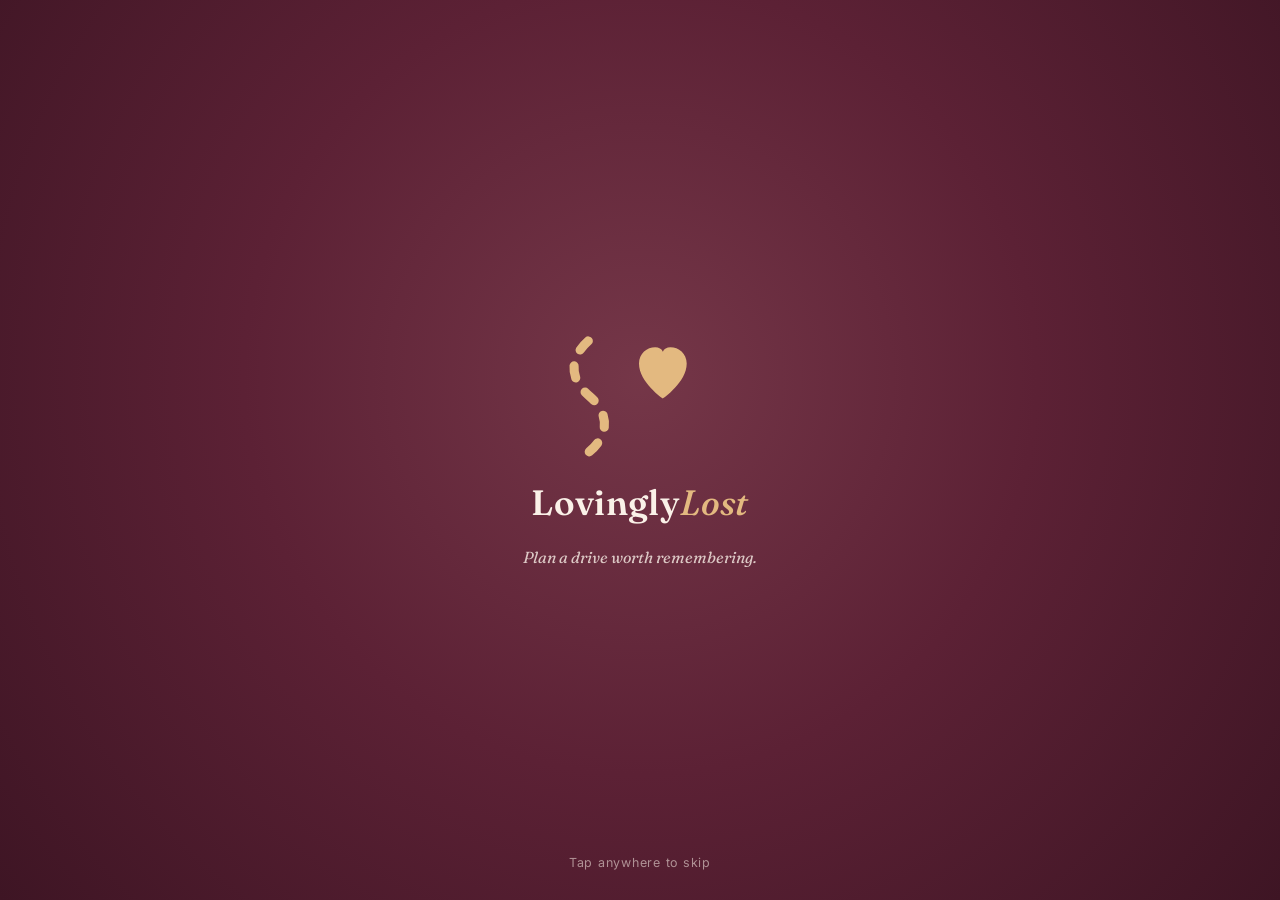
<file: index.html>
<!DOCTYPE html>
<html lang="en">
<head>
<meta charset="UTF-8">
<meta name="viewport" content="width=device-width, initial-scale=1.0">
<title>LovinglyLost · Plan a drive worth remembering</title>

<!-- Link previews: what shows when this page is shared, and in search results -->
<meta name="description" content="Plan a romantic road trip. LovinglyLost maps your route and finds scenic stops, cozy cafes, things to do together and places to stay along the way.">
<meta property="og:title" content="LovinglyLost: plan a drive worth remembering">
<meta property="og:description" content="Plan a romantic road trip. LovinglyLost maps your route and finds scenic stops, cozy cafes, things to do together and places to stay along the way.">
<meta property="og:url" content="https://johnstondevelop.github.io/Wayfinder/">
<meta property="og:type" content="website">
<meta property="og:site_name" content="LovinglyLost">
<meta property="og:image" content="https://johnstondevelop.github.io/Wayfinder/images/link-preview.jpg">
<meta property="og:image:width" content="1200">
<meta property="og:image:height" content="630">
<meta property="og:image:alt" content="LovinglyLost: plan a drive worth remembering. Scenic stops, things to do together, routes built for two.">
<meta name="twitter:card" content="summary_large_image">



<link rel="manifest" href="manifest.webmanifest">
<link rel="icon" href="icons/favicon-32.png" sizes="32x32" type="image/png">
<link rel="icon" href="icons/favicon-16.png" sizes="16x16" type="image/png">
<link rel="apple-touch-icon" href="icons/apple-touch-icon.png">
<meta name="theme-color" content="#5C2135">
<meta name="apple-mobile-web-app-capable" content="yes">
<meta name="apple-mobile-web-app-status-bar-style" content="black-translucent">
<meta name="apple-mobile-web-app-title" content="LovinglyLost">

<link rel="preconnect" href="https://fonts.googleapis.com">
<link href="https://fonts.googleapis.com/css2?family=Fraunces:ital,opsz,wght@0,9..144,500;0,9..144,600;0,9..144,500&family=JetBrains+Mono:wght@400;500;600&family=Inter:wght@400;500&display=swap" rel="stylesheet">

<link href="https://api.mapbox.com/mapbox-gl-js/v3.6.0/mapbox-gl.css" rel="stylesheet">
<script src="https://api.mapbox.com/mapbox-gl-js/v3.6.0/mapbox-gl.js"></script>

<link rel="stylesheet" href="css/app-style.css">
<link rel="stylesheet" href="css/site-nav.css">
<link rel="stylesheet" href="css/map-reveal.css">
<link rel="stylesheet" href="css/intro.css">
<script src="JavaScript/intro.js"></script>
<link rel="stylesheet" href="css/theme.css">
<script src="JavaScript/theme.js"></script>
<link rel="stylesheet" href="css/whats-new.css">
<link rel="stylesheet" href="css/saved-places.css">
<link rel="stylesheet" href="css/saved-trips.css">
<link rel="stylesheet" href="css/tour.css">
</head>
<body>

<div class="intro" id="intro" aria-hidden="true">
	<svg class="intro-mark" viewBox="0 0 26 26" fill="none" stroke-linecap="round" stroke-linejoin="round">
		<defs>
			<mask id="introRoadMask" maskUnits="userSpaceOnUse" x="-2" y="-2" width="30" height="30">
								<path class="intro-road-reveal" d="M3 24c4-3.4 4-7.6 0-11s-4-7.6 0-11" pathLength="1" stroke="#fff" stroke-width="3"/>
			</mask>
		</defs>
		<path d="M3 24c4-3.4 4-7.6 0-11s-4-7.6 0-11" stroke="#E3B980" stroke-width="1.8" stroke-dasharray="2.4 3.4" mask="url(#introRoadMask)"/>
		<path class="intro-heart" d="M17.5 13.5c0 0-4.7-3.2-4.7-6.9 0-2 1.6-3.2 3.2-3.2.7 0 1.3.3 1.5.9.2-.6.8-.9 1.5-.9 1.6 0 3.2 1.2 3.2 3.2 0 3.7-4.7 6.9-4.7 6.9z" fill="#E3B980"/>
	</svg>
	<p class="intro-brand">Lovingly<em>Lost</em></p>
	<p class="intro-tagline">Plan a drive worth remembering.</p>
	<p class="intro-skip">Tap anywhere to skip</p>
</div>
<div class="app">

	<header class="topbar">
		<a class="brand-link" href="index.html"> 
			<span class="brand-mark" aria-hidden="true">
				<svg viewBox="0 0 26 26" fill="none" stroke="currentColor" stroke-width="1.8" stroke-linecap="round" stroke-linejoin="round">
					<path d="M3 24c4-3.4 4-7.6 0-11s-4-7.6 0-11" stroke-dasharray="2.4 3.4"/>
					<path d="M17.5 13.5c0 0-4.7-3.2-4.7-6.9 0-2 1.6-3.2 3.2-3.2.7 0 1.3.3 1.5.9.2-.6.8-.9 1.5-.9 1.6 0 3.2 1.2 3.2 3.2 0 3.7-4.7 6.9-4.7 6.9z" fill="currentColor" stroke="none"/>
				</svg>
			</span>
			<span class="brand">Lovingly<em>Lost</em></span>
	 	</a>
		<button type="button" class="site-menu-btn" id="siteMenuBtn" aria-expanded="false" aria-controls="siteNav">
			<svg viewBox="0 0 20 20" width="16" height="16" fill="none" stroke="currentColor" stroke-width="1.8" stroke-linecap="round"><path d="M3 6h14M3 10h14M3 14h14"/></svg>
			<span>Menu</span>
		</button>
		<nav class="site-nav" id="siteNav" aria-label="Main">
			<a class="site-nav-link" href="index.html" aria-current="page">Plan a trip</a>
			<a class="site-nav-link" href="about.html">About</a>
			<a class="site-nav-link" href="contact.html">Contact</a>
			<a class="site-nav-link" href="login.html" id="accountNavLink">Sign in</a>
		</nav>
	</header>
	
	<div class="layout">
	
		<aside class="sidebar">
		
			<p class="tagline">Plan a drive worth remembering. Scenic stops, golden-hour views, and routes built for two.</p>
			<div class="route-divider" aria-hidden="true"></div>

			<div class="panel">
				<label class="field-label" for="originInput">Starting Point</label>
				<div class="autocomplete-wrap">
					<input type="text" id="originInput" class="field-input" placeholder="City, address, or landmark">
					<ul id="originSuggestions" class="suggestions-list"></ul>
				</div>
			</div>

			<div class="panel">
				<div class="field-label-row">
					<label class="field-label">Scenic Categories</label>
					<button type="button" class="category-toggle-btn" id="categoryDropdownBtn" aria-expanded="false">
						<span id="categoryDropdownLabel">All selected</span>
						<span class="category-toggle-arrow">&#9662;</span>
					</button>
				</div>
				<div class="category-dropdown" id="categoryDropdown" hidden>
					<div class="category-chips" id="categoryChips"></div>
					<div class="category-chips-actions">
						<button type="button" class="category-chip-action-btn" id="categorySelectAllBtn">Select all</button>
						<button type="button" class="category-chip-action-btn" id="categoryClearAllBtn">Clear all</button>
					</div>
				</div>
			</div>
			
			
			<div class="panel">
				<label class="field-label">Avoid on the way</label>
				<div class="category-chips" data-road-prefs></div>
				<p class="toggle-sub" id="roadPrefsNote" style="display: none">Tap "Find our route" again to update your route.</p>
			</div>

			<div class="panel">
				<div class="field-label-row">
					<label class="field-label">Stops</label>
					<button class="add-stop-btn" id="addStopBtn">+ add stop</button>
				</div>
				<div id="stopsList" class="stops-list"></div>
			</div>
			
			<div class="panel toggle-panel">
				<label class="toggle-row" for="multiDayToggle">
					<span>
						<span class="field-label">Multiple Days</span>
						<span class="toggle-sub">Turn this on to split a longer road trip's drive time across more than one day</span>
					</span>
					<input type="checkbox" id="multiDayToggle" class="toggle-input">
					<span class="toggle-switch"></span>
				</label>
				<div id="daysFieldWrap" class="days-field-wrap" hidden>
					<label class="field-label" for="daysInput"> Trip Length (days)</label>
					<input type="number" id="daysInput" class="field-input" value="1" min="1" max="30">
				</div>
			</div>
			
			<button class="plan-btn" id="planBtn">Find our route</button>
			<button type="button" class="drive-btn back-to-map-btn" id="backToMapBtn">Back to Map</button>
			<button class="drive-btn" id="startDriveBtn" disabled>Start Drive</button>
			
			<div id="summaryPanel" class="summary-panel"></div>
			
		</aside>
		
		<main class="map-wrap">
			<div class="map-placeholder" id="mapPlaceholder">
				<div class="map-placeholder-card">
					<p class="map-placeholder-title">Your route will appear here</p>
					<p class="map-placeholder-text">Tell us where you're starting and where you're headed, and we'll map out the drive and the pretty places along the way.</p>
					<ol class="map-placeholder-steps">
						<li><span class="step-num">1.</span>Pick your starting point.</li>
						<li><span class="step-num">2.</span>Add a stop or two.</li>
						<li><span class="step-num">3.</span>Tap "Find our route"</li>
					</ol>
				</div>
			</div>
			<div class="map-frame">
				<div id="map"></div>
				<div id="navBanner" class="nav-banner" hidden>
					<div class="nav-banner-text">
						<p id="navInstruction" class="nav-instruction">Drive Safely! &mdash; directions will appear here</p>
						<p id="navDistance" class="nav-distance"></p>
					</div>
					<button type="button" id="stopDriveBtn" class="nav-stop-btn">End Drive</button>
				</div>
				<button type="button" id="recenterBtn" class="recenter-btn" hidden>
					<svg viewBox="0 0 24 24" width="14" height="14" fill="none" stroke="currentColor" stroke-width="2" stroke-linecap="round"><circle cx="12" cy="12" r="7"/><circle cx="12" cy="12" r="1.5" fill="currentColor" stroke="none"/><path d="M12 2v3M12 19v3M19 12h3M19 12h3"/></svg>
					<span>Recenter</span>
				</button>
				<section id="tripSheet" class="trip-sheet" aria-label="Your trip">
					<button type="button" id="tripSheetHandle" class="trip-sheet-handle" aria-expanded="false" aria-label="Show more trip details"><span></span></button>
					<div id="tripSheetActions" class="trip-sheet-actions">
						<button type="button" id="editTripBtn" class="edit-trip-btn">Edit Trip</button>
					</div>
					<div id="tripSheetBody" class="trip-sheet-body"></div>
				</section>
			</div>
		</main>
		
	</div>
	<div id="mapStatus" class="map-status"></div>
</div>

<script type="module" src="Map/Main-Launch.js"></script>
<script src="JavaScript/ProgressiveWebApp-Register.js"></script>
<script src="JavaScript/site-nav.js"></script>
<script src="JavaScript/updates.js"></script>
<script src="JavaScript/whats-new.js"></script>
<script src="JavaScript/tour.js"></script>
<script src="account/account-nav.js"></script>
</body>
</html>
</file>
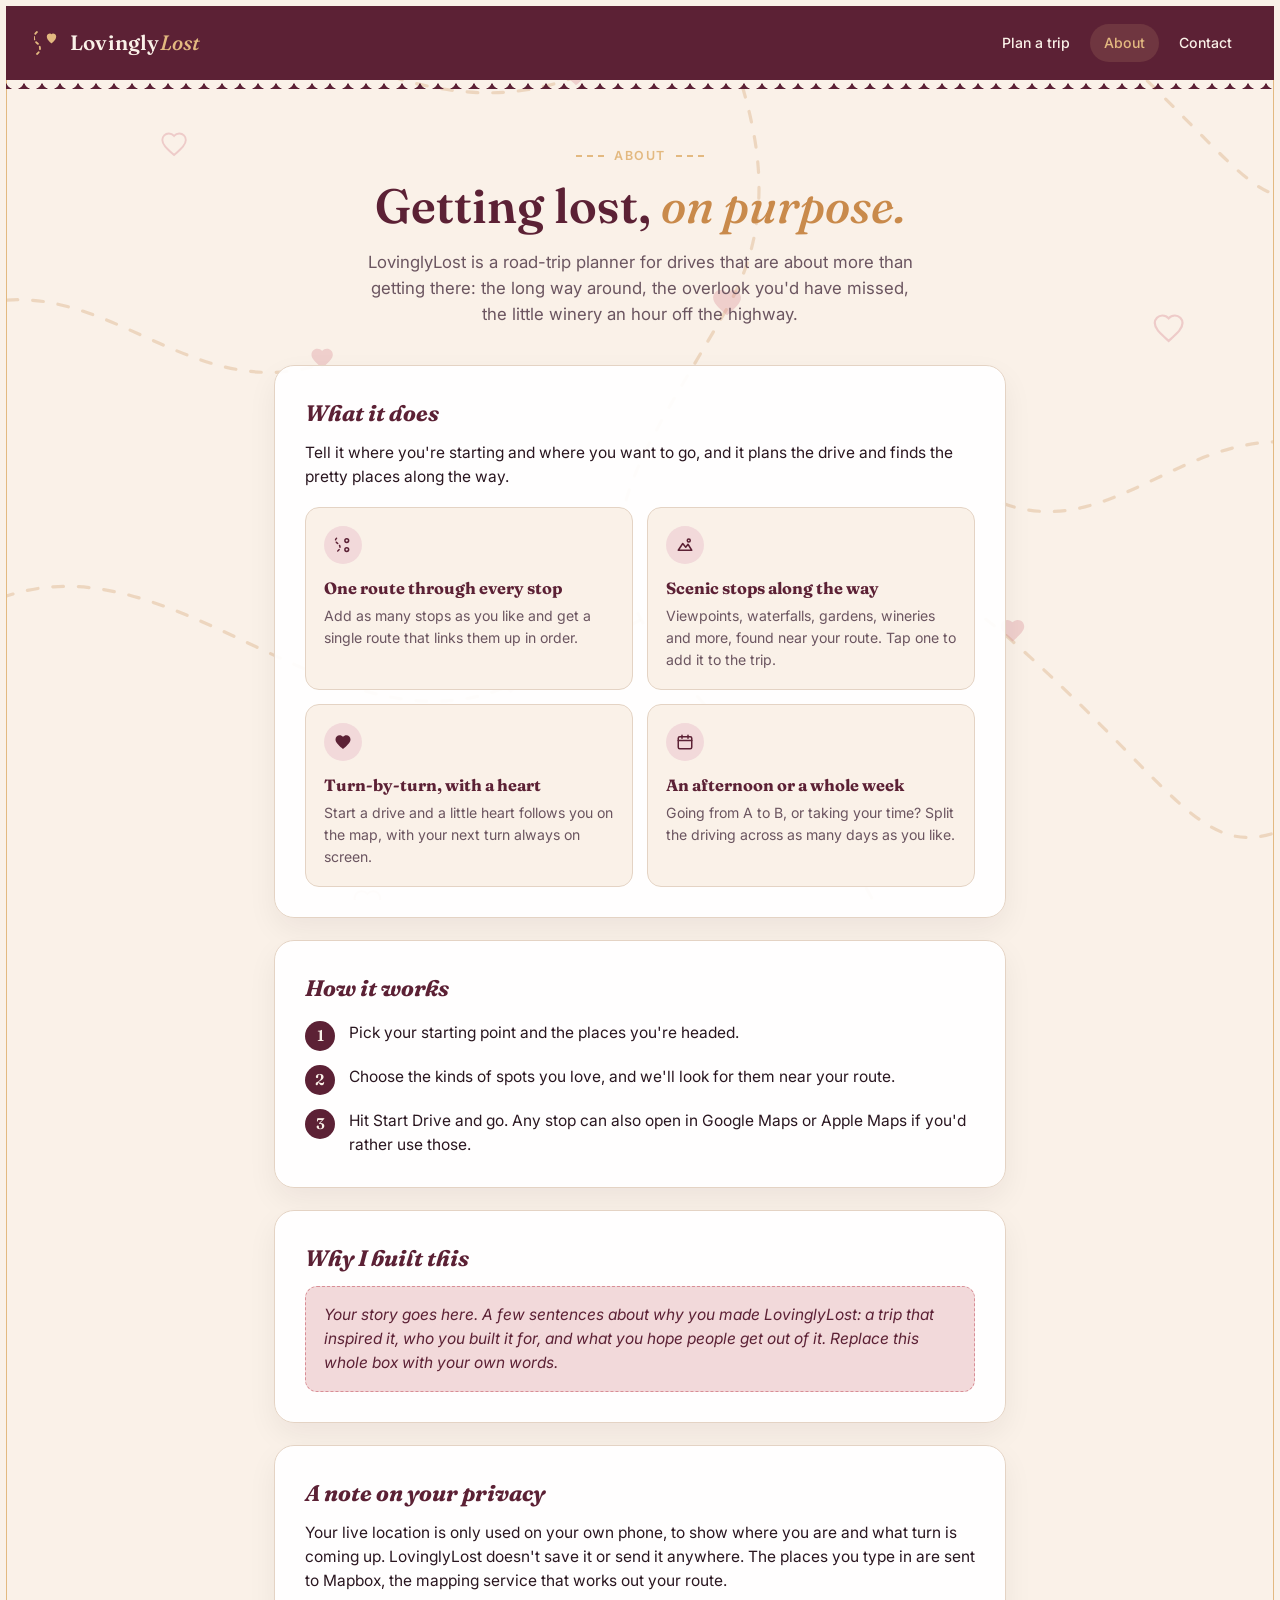
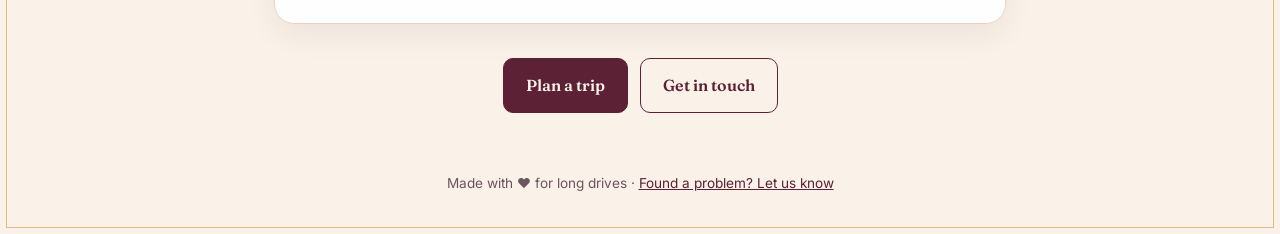
<file: About.html>
<!DOCTYPE html>
<html lang="en">
<head>
<meta charset="UTF-8">
<meta name="viewport" content="width=device-width, initial-scale=1.0">
<title>About · LovinglyLost</title>

<link rel="manifest" href="manifest.webmanifest">
<link rel="icon" href="icons/favicon-32.png" sizes="32x32" type="image/png">
<link rel="icon" href="icons/favicon-16.png" sizes="16x16" type="image/png">
<link rel="apple-touch-icon" href="icons/apple-touch-icon.png">
<meta name="theme-color" content="#5C2135">
<meta name="apple-mobile-web-app-capable" content="yes">
<meta name="apple-mobile-web-app-status-bar-style" content="black-translucent">
<meta name="apple-mobile-web-app-title" content="LovinglyLost">

<link rel="preconnect" href="https://fonts.googleapis.com">
<link href="https://fonts.googleapis.com/css2?family=Fraunces:ital,opsz,wght@0,9..144,500;0,9..144,600;0,9..144,500&family=JetBrains+Mono:wght@400;500;600&family=Inter:wght@400;500&display=swap" rel="stylesheet">

<link rel="stylesheet" href="app-style.css">
<link rel="stylesheet" href="site-nav.css">
<link rel="stylesheet" href="site-pages.css">
</head>
<body class="site-page">

<div class="page">

	<header class="topbar">
		<a class="brand-link" href="index.html">
			<span class="brand-mark" aria-hidden="true">
				<svg viewBox="0 0 26 26" fill="none" stroke="currentColor" stroke-width="1.8" stroke-linecap="round" stroke-linejoin="round">
					<path d="M3 24c4-3.4 4-7.6 0-11s-4-7.6 0-11" stroke-dasharray="2.4 3.4"/>
					<path d="M17.5 13.5c0 0-4.7-3.2-4.7-6.9 0-2 1.6-3.2 3.2-3.2.7 0 1.3.3 1.5.9.2-.6.8-.9 1.5-.9 1.6 0 3.2 1.2 3.2 3.2 0 3.7-4.7 6.9-4.7 6.9z" fill="currentColor" stroke="none"/>
				</svg>
			</span>
			<span class="brand">Lovingly<em>Lost</em></span>
		</a>
		<button type="button" class="site-menu-btn" id="siteMenuBtn" aria-expanded="false" aria-controls="siteNav">
			<svg viewBox="0 0 20 20" width="16" height="16" fill="none" stroke="currentColor" stroke-width="1.8" stroke-linecap="round"><path d="M3 6h14M3 10h14M3 14h14"/></svg>
			<span>Menu</span>
		</button>
		<nav class="site-nav" id="siteNav" aria-label="Main">
			<a class="site-nav-link" href="index.html">Plan a trip</a>
			<a class="site-nav-link" href="about.html" aria-current="page">About</a>
			<a class="site-nav-link" href="contact.html">Contact</a>
		</nav>
	</header>

	<main class="page-main">

		<section class="page-hero">
			<p class="page-eyebrow">About</p>
			<h1 class="page-title">Getting lost, <em>on purpose.</em></h1>
			<p class="page-lede">LovinglyLost is a road-trip planner for drives that are about more than getting there: the long way around, the overlook you'd have missed, the little winery an hour off the highway.</p>
		</section>

		<section class="page-card">
			<h2>What it does</h2>
			<p>Tell it where you're starting and where you want to go, and it plans the drive and finds the pretty places along the way.</p>
			<div class="feature-grid">
				<div class="feature">
					<span class="feature-icon" aria-hidden="true">
						<svg viewBox="0 0 24 24" width="18" height="18" fill="none" stroke="currentColor" stroke-width="2" stroke-linecap="round"><path d="M5 20c4-3 4-7 0-10s-4-6 0-8" stroke-dasharray="2.5 3.5"/><circle cx="17" cy="6" r="2.5"/><circle cx="17" cy="18" r="2.5"/></svg>
					</span>
					<h3>One route through every stop</h3>
					<p>Add as many stops as you like and get a single route that links them up in order.</p>
				</div>
				<div class="feature">
					<span class="feature-icon" aria-hidden="true">
						<svg viewBox="0 0 24 24" width="18" height="18" fill="none" stroke="currentColor" stroke-width="2" stroke-linecap="round" stroke-linejoin="round"><path d="M3 19l6-9 4 5 3-4 5 8z"/><circle cx="17" cy="6" r="2"/></svg>
					</span>
					<h3>Scenic stops along the way</h3>
					<p>Viewpoints, waterfalls, gardens, wineries and more, found near your route. Tap one to add it to the trip.</p>
				</div>
				<div class="feature">
					<span class="feature-icon" aria-hidden="true">
						<svg viewBox="0 0 24 24" width="18" height="18" fill="currentColor"><path d="M12 21.35l-1.45-1.32C5.4 15.36 2 12.28 2 8.5 2 5.42 4.42 3 7.5 3c1.74 0 3.41.81 4.5 2.09C13.09 3.81 14.76 3 16.5 3 19.58 3 22 5.42 22 8.5c0 3.78-3.4 6.86-8.55 11.54L12 21.35z"/></svg>
					</span>
					<h3>Turn-by-turn, with a heart</h3>
					<p>Start a drive and a little heart follows you on the map, with your next turn always on screen.</p>
				</div>
				<div class="feature">
					<span class="feature-icon" aria-hidden="true">
						<svg viewBox="0 0 24 24" width="18" height="18" fill="none" stroke="currentColor" stroke-width="2" stroke-linecap="round" stroke-linejoin="round"><rect x="3" y="5" width="18" height="16" rx="2"/><path d="M3 10h18M8 3v4M16 3v4"/></svg>
					</span>
					<h3>An afternoon or a whole week</h3>
					<p>Going from A to B, or taking your time? Split the driving across as many days as you like.</p>
				</div>
			</div>
		</section>

		<section class="page-card">
			<h2>How it works</h2>
			<ol class="page-steps">
				<li><span class="page-step-num">1</span><span>Pick your starting point and the places you're headed.</span></li>
				<li><span class="page-step-num">2</span><span>Choose the kinds of spots you love, and we'll look for them near your route.</span></li>
				<li><span class="page-step-num">3</span><span>Hit Start Drive and go. Any stop can also open in Google Maps or Apple Maps if you'd rather use those.</span></li>
			</ol>
		</section>

		<section class="page-card">
			<h2>Why I built this</h2>
			<p class="placeholder-note">Your story goes here. A few sentences about why you made LovinglyLost: a trip that inspired it, who you built it for, and what you hope people get out of it. Replace this whole box with your own words.</p>
		</section>

		<section class="page-card">
			<h2>A note on your privacy</h2>
			<p>Your live location is only used on your own phone, to show where you are and what turn is coming up. LovinglyLost doesn't save it or send it anywhere. The places you type in are sent to Mapbox, the mapping service that works out your route.</p>
		</section>

		<div class="page-cta">
			<a class="page-btn" href="index.html">Plan a trip</a>
			<a class="page-btn page-btn-secondary" href="contact.html">Get in touch</a>
		</div>

	</main>

	<footer class="site-footer">
		Made with &hearts; for long drives &middot; <a href="contact.html">Found a problem? Let us know</a>
	</footer>

</div>

<script src="site-nav.js"></script>
<script src="ProgressiveWebApp-Register.js"></script>
</body>
</html>
</file>
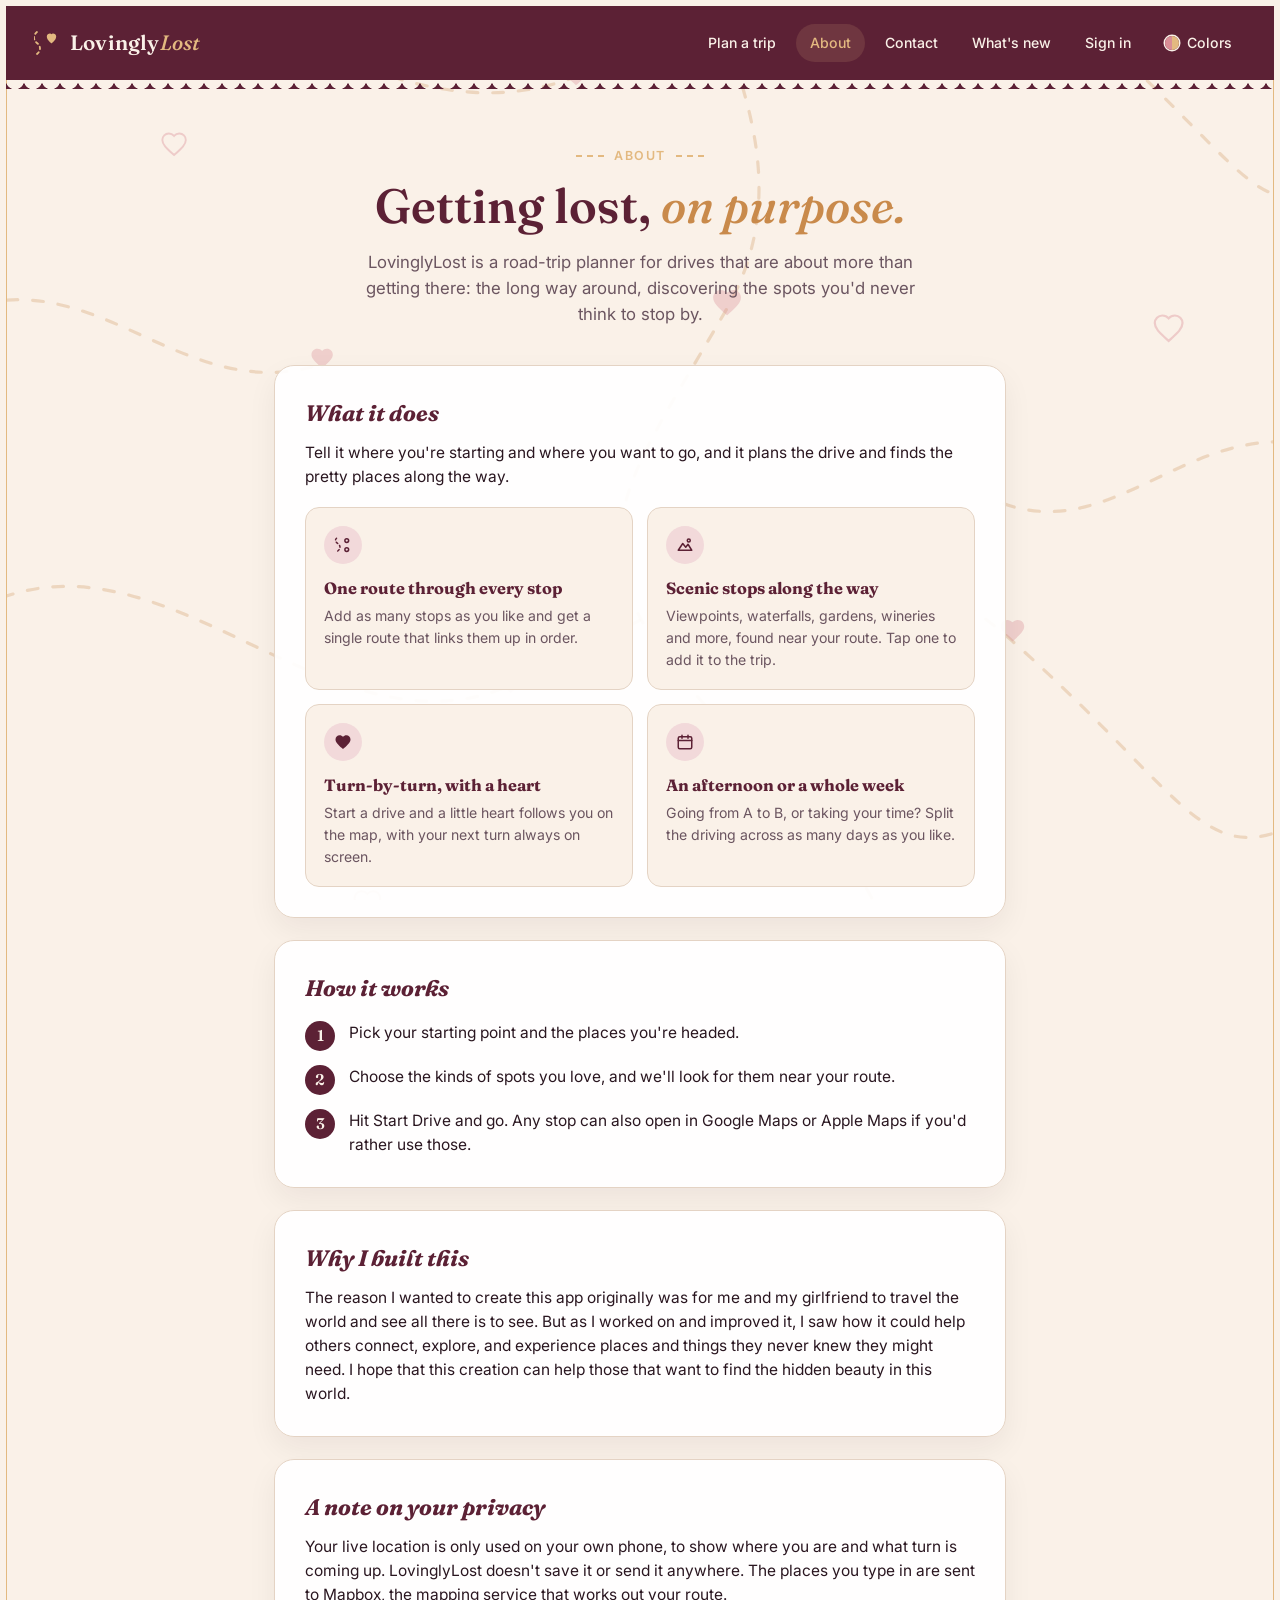
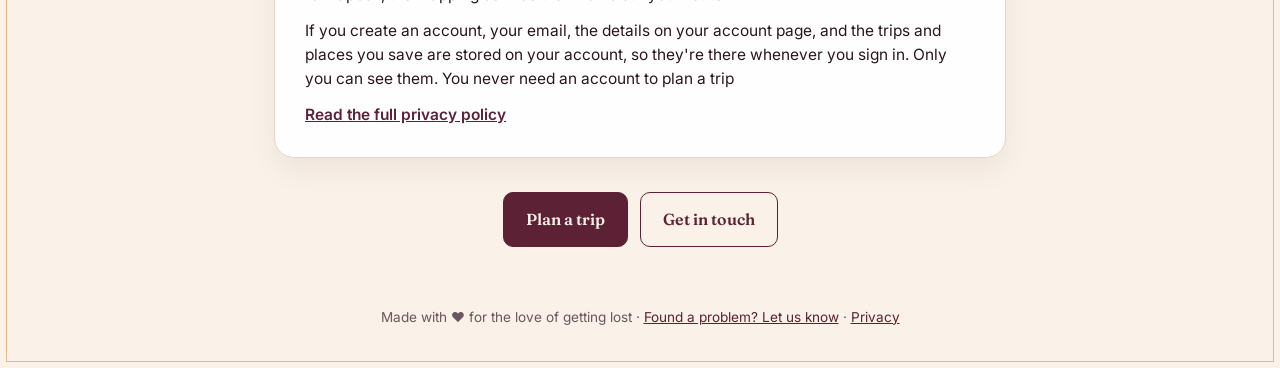
<file: about.html>
<!DOCTYPE html>
<html lang="en">
<head>
<meta charset="UTF-8">
<meta name="viewport" content="width=device-width, initial-scale=1.0">
<title>About · LovinglyLost</title>

<!-- Link previews: what shows when this page is shared, and in search results -->
<meta name="description" content="Why LovinglyLost was made and how it works: one route through every stop, scenic places along the way, and turn-by-turn directions with a heart.">
<meta property="og:title" content="About LovinglyLost">
<meta property="og:description" content="Why LovinglyLost was made and how it works: one route through every stop, scenic places along the way, and turn-by-turn directions with a heart.">
<meta property="og:url" content="https://johnstondevelop.github.io/Wayfinder/about.html">
<meta property="og:type" content="website">
<meta property="og:site_name" content="LovinglyLost">
<meta property="og:image" content="https://johnstondevelop.github.io/Wayfinder/images/link-preview.jpg">
<meta property="og:image:width" content="1200">
<meta property="og:image:height" content="630">
<meta property="og:image:alt" content="LovinglyLost: plan a drive worth remembering. Scenic stops, things to do together, routes built for two.">
<meta name="twitter:card" content="summary_large_image">



<link rel="manifest" href="manifest.webmanifest">
<link rel="icon" href="icons/favicon-32.png" sizes="32x32" type="image/png">
<link rel="icon" href="icons/favicon-16.png" sizes="16x16" type="image/png">
<link rel="apple-touch-icon" href="icons/apple-touch-icon.png">
<meta name="theme-color" content="#5C2135">
<meta name="apple-mobile-web-app-capable" content="yes">
<meta name="apple-mobile-web-app-status-bar-style" content="black-translucent">
<meta name="apple-mobile-web-app-title" content="LovinglyLost">

<link rel="preconnect" href="https://fonts.googleapis.com">
<link href="https://fonts.googleapis.com/css2?family=Fraunces:ital,opsz,wght@0,9..144,500;0,9..144,600;0,9..144,500&family=JetBrains+Mono:wght@400;500;600&family=Inter:wght@400;500&display=swap" rel="stylesheet">

<link rel="stylesheet" href="css/app-style.css">
<link rel="stylesheet" href="css/site-nav.css">
<link rel="stylesheet" href="css/site-pages.css">
<link rel="stylesheet" href="css/theme.css">
<script src="JavaScript/theme.js"></script>
<link rel="stylesheet" href="css/whats-new.css">
</head>
<body class="site-page">

<div class="page">

	<header class="topbar">
		<a class="brand-link" href="index.html">
			<span class="brand-mark" aria-hidden="true">
				<svg viewBox="0 0 26 26" fill="none" stroke="currentColor" stroke-width="1.8" stroke-linecap="round" stroke-linejoin="round">
					<path d="M3 24c4-3.4 4-7.6 0-11s-4-7.6 0-11" stroke-dasharray="2.4 3.4"/>
					<path d="M17.5 13.5c0 0-4.7-3.2-4.7-6.9 0-2 1.6-3.2 3.2-3.2.7 0 1.3.3 1.5.9.2-.6.8-.9 1.5-.9 1.6 0 3.2 1.2 3.2 3.2 0 3.7-4.7 6.9-4.7 6.9z" fill="currentColor" stroke="none"/>
				</svg>
			</span>
			<span class="brand">Lovingly<em>Lost</em></span>
		</a>
		<button type="button" class="site-menu-btn" id="siteMenuBtn" aria-expanded="false" aria-controls="siteNav">
			<svg viewBox="0 0 20 20" width="16" height="16" fill="none" stroke="currentColor" stroke-width="1.8" stroke-linecap="round"><path d="M3 6h14M3 10h14M3 14h14"/></svg>
			<span>Menu</span>
		</button>
		<nav class="site-nav" id="siteNav" aria-label="Main">
			<a class="site-nav-link" href="index.html">Plan a trip</a>
			<a class="site-nav-link" href="about.html" aria-current="page">About</a>
			<a class="site-nav-link" href="contact.html">Contact</a>
				<a class="site-nav-link" href="login.html" id="accountNavLink">Sign in</a>
		</nav>
	</header>

	<main class="page-main">

		<section class="page-hero">
			<p class="page-eyebrow">About</p>
			<h1 class="page-title">Getting lost, <em>on purpose.</em></h1>
			<p class="page-lede">LovinglyLost is a road-trip planner for drives that are about more than getting there: the long way around, discovering the spots you'd never think to stop by.</p>
		</section>

		<section class="page-card">
			<h2>What it does</h2>
			<p>Tell it where you're starting and where you want to go, and it plans the drive and finds the pretty places along the way.</p>
			<div class="feature-grid">
				<div class="feature">
					<span class="feature-icon" aria-hidden="true">
						<svg viewBox="0 0 24 24" width="18" height="18" fill="none" stroke="currentColor" stroke-width="2" stroke-linecap="round"><path d="M5 20c4-3 4-7 0-10s-4-6 0-8" stroke-dasharray="2.5 3.5"/><circle cx="17" cy="6" r="2.5"/><circle cx="17" cy="18" r="2.5"/></svg>
					</span>
					<h3>One route through every stop</h3>
					<p>Add as many stops as you like and get a single route that links them up in order.</p>
				</div>
				<div class="feature">
					<span class="feature-icon" aria-hidden="true">
						<svg viewBox="0 0 24 24" width="18" height="18" fill="none" stroke="currentColor" stroke-width="2" stroke-linecap="round" stroke-linejoin="round"><path d="M3 19l6-9 4 5 3-4 5 8z"/><circle cx="17" cy="6" r="2"/></svg>
					</span>
					<h3>Scenic stops along the way</h3>
					<p>Viewpoints, waterfalls, gardens, wineries and more, found near your route. Tap one to add it to the trip.</p>
				</div>
				<div class="feature">
					<span class="feature-icon" aria-hidden="true">
						<svg viewBox="0 0 24 24" width="18" height="18" fill="currentColor"><path d="M12 21.35l-1.45-1.32C5.4 15.36 2 12.28 2 8.5 2 5.42 4.42 3 7.5 3c1.74 0 3.41.81 4.5 2.09C13.09 3.81 14.76 3 16.5 3 19.58 3 22 5.42 22 8.5c0 3.78-3.4 6.86-8.55 11.54L12 21.35z"/></svg>
					</span>
					<h3>Turn-by-turn, with a heart</h3>
					<p>Start a drive and a little heart follows you on the map, with your next turn always on screen.</p>
				</div>
				<div class="feature">
					<span class="feature-icon" aria-hidden="true">
						<svg viewBox="0 0 24 24" width="18" height="18" fill="none" stroke="currentColor" stroke-width="2" stroke-linecap="round" stroke-linejoin="round"><rect x="3" y="5" width="18" height="16" rx="2"/><path d="M3 10h18M8 3v4M16 3v4"/></svg>
					</span>
					<h3>An afternoon or a whole week</h3>
					<p>Going from A to B, or taking your time? Split the driving across as many days as you like.</p>
				</div>
			</div>
		</section>

		<section class="page-card">
			<h2>How it works</h2>
			<ol class="page-steps">
				<li><span class="page-step-num">1</span><span>Pick your starting point and the places you're headed.</span></li>
				<li><span class="page-step-num">2</span><span>Choose the kinds of spots you love, and we'll look for them near your route.</span></li>
				<li><span class="page-step-num">3</span><span>Hit Start Drive and go. Any stop can also open in Google Maps or Apple Maps if you'd rather use those.</span></li>
			</ol>
		</section>

		<section class="page-card">
			<h2>Why I built this</h2>
			<p>The reason I wanted to create this app originally was for me and my girlfriend to travel the world and see all there is to see. But as I worked on and improved it, I saw how it could help others connect, explore, and experience places and things they never knew they might need. I hope that this creation can help those that want to find the hidden beauty in this world. </p>
		</section>

		<section class="page-card">
			<h2>A note on your privacy</h2>
			<p>Your live location is only used on your own phone, to show where you are and what turn is coming up. LovinglyLost doesn't save it or send it anywhere. The places you type in are sent to Mapbox, the mapping service that works out your route.</p>
            <p>If you create an account, your email, the details on your account page, and the trips and places you save are stored on your account, so they're there whenever you sign in. Only you can see them. You never need an account to plan a trip</p>
			<p><a class="privacy-link" href="privacy.html">Read the full privacy policy</a></p>
		</section>

		<div class="page-cta">
			<a class="page-btn" href="index.html">Plan a trip</a>
			<a class="page-btn page-btn-secondary" href="contact.html">Get in touch</a>
		</div>

	</main>

	<footer class="site-footer">
		Made with &hearts; for the love of getting lost &middot; <a href="contact.html">Found a problem? Let us know</a> &middot; <a href="privacy.html">Privacy</a>
	</footer>

</div>

<script src="JavaScript/site-nav.js"></script>
<script src="JavaScript/updates.js"></script>
<script src="JavaScript/whats-new.js"></script>
<script src="account/account-nav.js"></script>
<script src="JavaScript/ProgressiveWebApp-Register.js"></script>
</body>
</html>
</file>
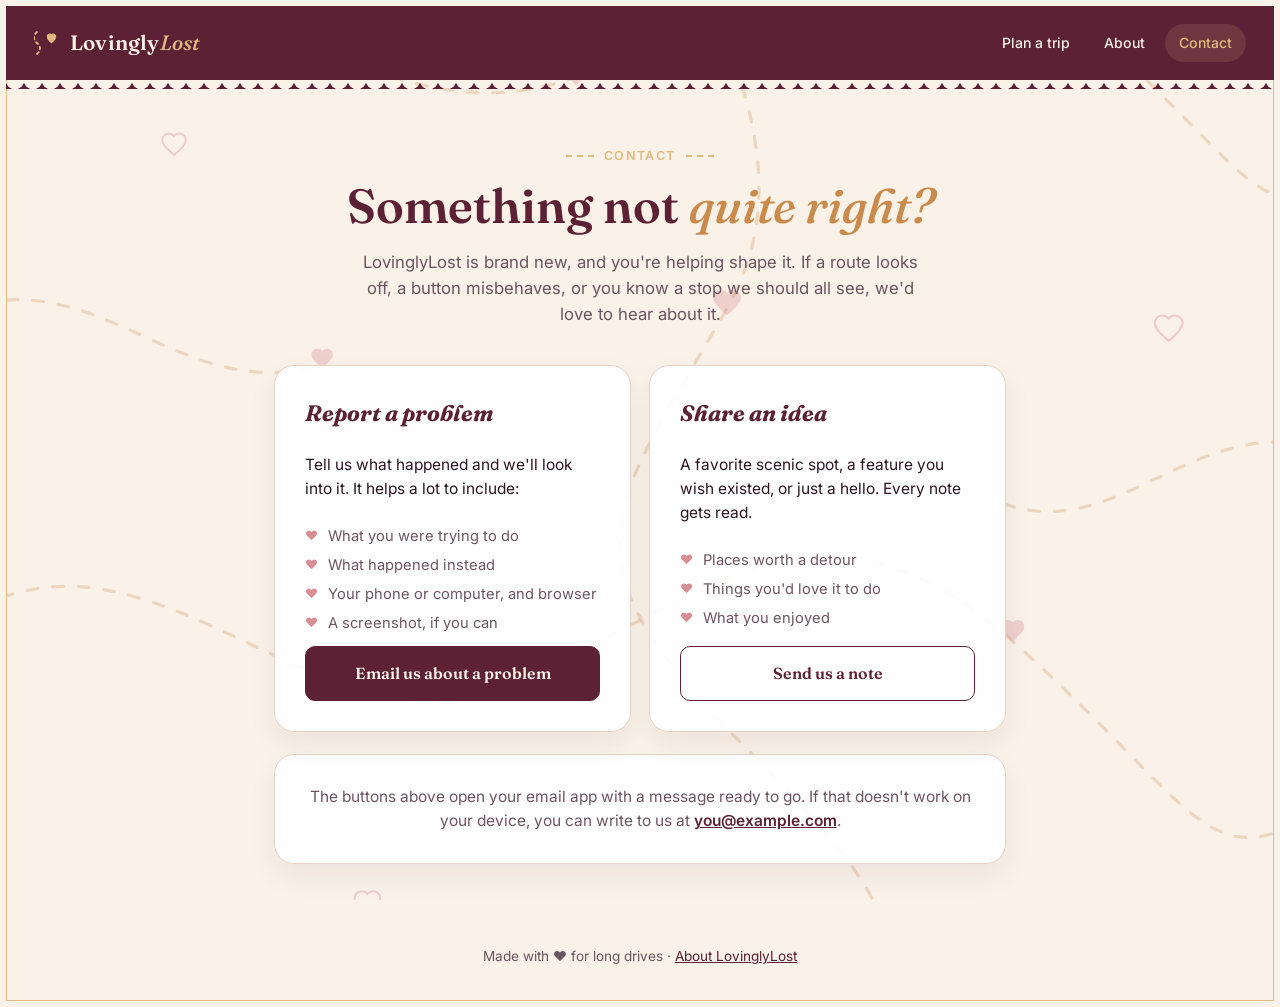
<file: Contact.html>
<!DOCTYPE html>
<html lang="en">
<head>
<meta charset="UTF-8">
<meta name="viewport" content="width=device-width, initial-scale=1.0">
<title>Contact · LovinglyLost</title>

<link rel="manifest" href="manifest.webmanifest">
<link rel="icon" href="icons/favicon-32.png" sizes="32x32" type="image/png">
<link rel="icon" href="icons/favicon-16.png" sizes="16x16" type="image/png">
<link rel="apple-touch-icon" href="icons/apple-touch-icon.png">
<meta name="theme-color" content="#5C2135">
<meta name="apple-mobile-web-app-capable" content="yes">
<meta name="apple-mobile-web-app-status-bar-style" content="black-translucent">
<meta name="apple-mobile-web-app-title" content="LovinglyLost">

<link rel="preconnect" href="https://fonts.googleapis.com">
<link href="https://fonts.googleapis.com/css2?family=Fraunces:ital,opsz,wght@0,9..144,500;0,9..144,600;0,9..144,500&family=JetBrains+Mono:wght@400;500;600&family=Inter:wght@400;500&display=swap" rel="stylesheet">

<link rel="stylesheet" href="app-style.css">
<link rel="stylesheet" href="site-nav.css">
<link rel="stylesheet" href="site-pages.css">
</head>
<body class="site-page">

<div class="page">

	<header class="topbar">
		<a class="brand-link" href="index.html">
			<span class="brand-mark" aria-hidden="true">
				<svg viewBox="0 0 26 26" fill="none" stroke="currentColor" stroke-width="1.8" stroke-linecap="round" stroke-linejoin="round">
					<path d="M3 24c4-3.4 4-7.6 0-11s-4-7.6 0-11" stroke-dasharray="2.4 3.4"/>
					<path d="M17.5 13.5c0 0-4.7-3.2-4.7-6.9 0-2 1.6-3.2 3.2-3.2.7 0 1.3.3 1.5.9.2-.6.8-.9 1.5-.9 1.6 0 3.2 1.2 3.2 3.2 0 3.7-4.7 6.9-4.7 6.9z" fill="currentColor" stroke="none"/>
				</svg>
			</span>
			<span class="brand">Lovingly<em>Lost</em></span>
		</a>
		<button type="button" class="site-menu-btn" id="siteMenuBtn" aria-expanded="false" aria-controls="siteNav">
			<svg viewBox="0 0 20 20" width="16" height="16" fill="none" stroke="currentColor" stroke-width="1.8" stroke-linecap="round"><path d="M3 6h14M3 10h14M3 14h14"/></svg>
			<span>Menu</span>
		</button>
		<nav class="site-nav" id="siteNav" aria-label="Main">
			<a class="site-nav-link" href="index.html">Plan a trip</a>
			<a class="site-nav-link" href="about.html">About</a>
			<a class="site-nav-link" href="contact.html" aria-current="page">Contact</a>
		</nav>
	</header>

	<main class="page-main">

		<section class="page-hero">
			<p class="page-eyebrow">Contact</p>
			<h1 class="page-title">Something not <em>quite right?</em></h1>
			<p class="page-lede">LovinglyLost is brand new, and you're helping shape it. If a route looks off, a button misbehaves, or you know a stop we should all see, we'd love to hear about it.</p>
		</section>

		<div class="contact-options">
			<section class="page-card contact-option">
				<h2>Report a problem</h2>
				<p>Tell us what happened and we'll look into it. It helps a lot to include:</p>
				<ul class="checklist">
					<li>What you were trying to do</li>
					<li>What happened instead</li>
					<li>Your phone or computer, and browser</li>
					<li>A screenshot, if you can</li>
				</ul>
				<a class="page-btn" id="reportProblemBtn" href="#">Email us about a problem</a>
			</section>

			<section class="page-card contact-option">
				<h2>Share an idea</h2>
				<p>A favorite scenic spot, a feature you wish existed, or just a hello. Every note gets read.</p>
				<ul class="checklist">
					<li>Places worth a detour</li>
					<li>Things you'd love it to do</li>
					<li>What you enjoyed</li>
				</ul>
				<a class="page-btn page-btn-secondary" id="shareIdeaBtn" href="#">Send us a note</a>
			</section>
		</div>

		<section class="page-card contact-direct">
			<p>The buttons above open your email app with a message ready to go. If that doesn't work on your device, you can write to us at <a id="contactEmailLink" href="#">our email</a>.</p>
		</section>

	</main>

	<footer class="site-footer">
		Made with &hearts; for long drives &middot; <a href="about.html">About LovinglyLost</a>
	</footer>

</div>

<script src="contact-page.js"></script>
<script src="site-nav.js"></script>
<script src="ProgressiveWebApp-Register.js"></script>
</body>
</html>
</file>
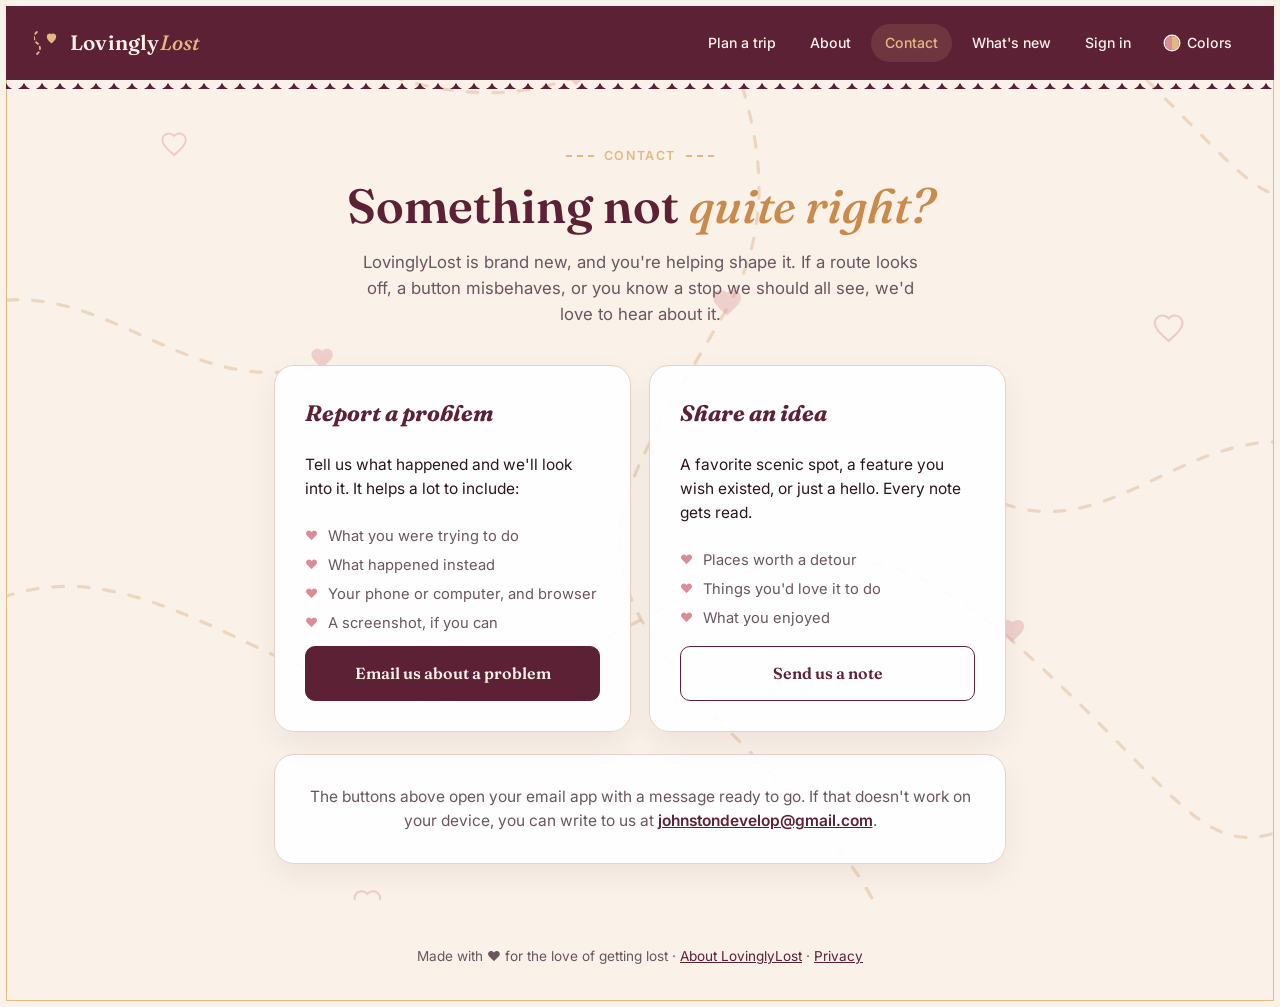
<file: contact.html>
<!DOCTYPE html>
<html lang="en">
<head>
<meta charset="UTF-8">
<meta name="viewport" content="width=device-width, initial-scale=1.0">
<title>Contact · LovinglyLost</title>

<!-- Link previews: what shows when this page is shared, and in search results -->
<meta name="description" content="Found a problem, or have an idea or a favorite scenic spot to share? Get in touch with LovinglyLost.">
<meta property="og:title" content="Contact LovinglyLost">
<meta property="og:description" content="Found a problem, or have an idea or a favorite scenic spot to share? Get in touch with LovinglyLost.">
<meta property="og:url" content="https://johnstondevelop.github.io/Wayfinder/contact.html">
<meta property="og:type" content="website">
<meta property="og:site_name" content="LovinglyLost">
<meta property="og:image" content="https://johnstondevelop.github.io/Wayfinder/images/link-preview.jpg">
<meta property="og:image:width" content="1200">
<meta property="og:image:height" content="630">
<meta property="og:image:alt" content="LovinglyLost: plan a drive worth remembering. Scenic stops, things to do together, routes built for two.">
<meta name="twitter:card" content="summary_large_image">



<link rel="manifest" href="manifest.webmanifest">
<link rel="icon" href="icons/favicon-32.png" sizes="32x32" type="image/png">
<link rel="icon" href="icons/favicon-16.png" sizes="16x16" type="image/png">
<link rel="apple-touch-icon" href="icons/apple-touch-icon.png">
<meta name="theme-color" content="#5C2135">
<meta name="apple-mobile-web-app-capable" content="yes">
<meta name="apple-mobile-web-app-status-bar-style" content="black-translucent">
<meta name="apple-mobile-web-app-title" content="LovinglyLost">

<link rel="preconnect" href="https://fonts.googleapis.com">
<link href="https://fonts.googleapis.com/css2?family=Fraunces:ital,opsz,wght@0,9..144,500;0,9..144,600;0,9..144,500&family=JetBrains+Mono:wght@400;500;600&family=Inter:wght@400;500&display=swap" rel="stylesheet">

<link rel="stylesheet" href="css/app-style.css">
<link rel="stylesheet" href="css/site-nav.css">
<link rel="stylesheet" href="css/site-pages.css">
<link rel="stylesheet" href="css/theme.css">
<script src="JavaScript/theme.js"></script>
<link rel="stylesheet" href="css/whats-new.css">
</head>
<body class="site-page">

<div class="page">

	<header class="topbar">
		<a class="brand-link" href="index.html">
			<span class="brand-mark" aria-hidden="true">
				<svg viewBox="0 0 26 26" fill="none" stroke="currentColor" stroke-width="1.8" stroke-linecap="round" stroke-linejoin="round">
					<path d="M3 24c4-3.4 4-7.6 0-11s-4-7.6 0-11" stroke-dasharray="2.4 3.4"/>
					<path d="M17.5 13.5c0 0-4.7-3.2-4.7-6.9 0-2 1.6-3.2 3.2-3.2.7 0 1.3.3 1.5.9.2-.6.8-.9 1.5-.9 1.6 0 3.2 1.2 3.2 3.2 0 3.7-4.7 6.9-4.7 6.9z" fill="currentColor" stroke="none"/>
				</svg>
			</span>
			<span class="brand">Lovingly<em>Lost</em></span>
		</a>
		<button type="button" class="site-menu-btn" id="siteMenuBtn" aria-expanded="false" aria-controls="siteNav">
			<svg viewBox="0 0 20 20" width="16" height="16" fill="none" stroke="currentColor" stroke-width="1.8" stroke-linecap="round"><path d="M3 6h14M3 10h14M3 14h14"/></svg>
			<span>Menu</span>
		</button>
		<nav class="site-nav" id="siteNav" aria-label="Main">
			<a class="site-nav-link" href="index.html">Plan a trip</a>
			<a class="site-nav-link" href="about.html">About</a>
			<a class="site-nav-link" href="contact.html" aria-current="page">Contact</a>
			<a class="site-nav-link" href="login.html" id="accountNavLink">Sign in</a>
		</nav>
	</header>

	<main class="page-main">

		<section class="page-hero">
			<p class="page-eyebrow">Contact</p>
			<h1 class="page-title">Something not <em>quite right?</em></h1>
			<p class="page-lede">LovinglyLost is brand new, and you're helping shape it. If a route looks off, a button misbehaves, or you know a stop we should all see, we'd love to hear about it.</p>
		</section>

		<div class="contact-options">
			<section class="page-card contact-option">
				<h2>Report a problem</h2>
				<p>Tell us what happened and we'll look into it. It helps a lot to include:</p>
				<ul class="checklist">
					<li>What you were trying to do</li>
					<li>What happened instead</li>
					<li>Your phone or computer, and browser</li>
					<li>A screenshot, if you can</li>
				</ul>
				<a class="page-btn" id="reportProblemBtn" href="#">Email us about a problem</a>
			</section>

			<section class="page-card contact-option">
				<h2>Share an idea</h2>
				<p>A favorite scenic spot, a feature you wish existed, or just a hello. Every note gets read.</p>
				<ul class="checklist">
					<li>Places worth a detour</li>
					<li>Things you'd love it to do</li>
					<li>What you enjoyed</li>
				</ul>
				<a class="page-btn page-btn-secondary" id="shareIdeaBtn" href="#">Send us a note</a>
			</section>
		</div>

		<section class="page-card contact-direct">
			<p>The buttons above open your email app with a message ready to go. If that doesn't work on your device, you can write to us at <a id="contactEmailLink" href="#">our email</a>.</p>
		</section>

	</main>

	<footer class="site-footer">
		Made with &hearts; for the love of getting lost &middot; <a href="about.html">About LovinglyLost</a> &middot; <a href="privacy.html">Privacy</a>
	</footer>

</div>

<script src="JavaScript/contact-page.js"></script>
<script src="JavaScript/site-nav.js"></script>
<script src="JavaScript/updates.js"></script>
<script src="JavaScript/whats-new.js"></script>
<script src="account/account-nav.js"></script>
<script src="JavaScript/ProgressiveWebApp-Register.js"></script>
</body>
</html>
</file>
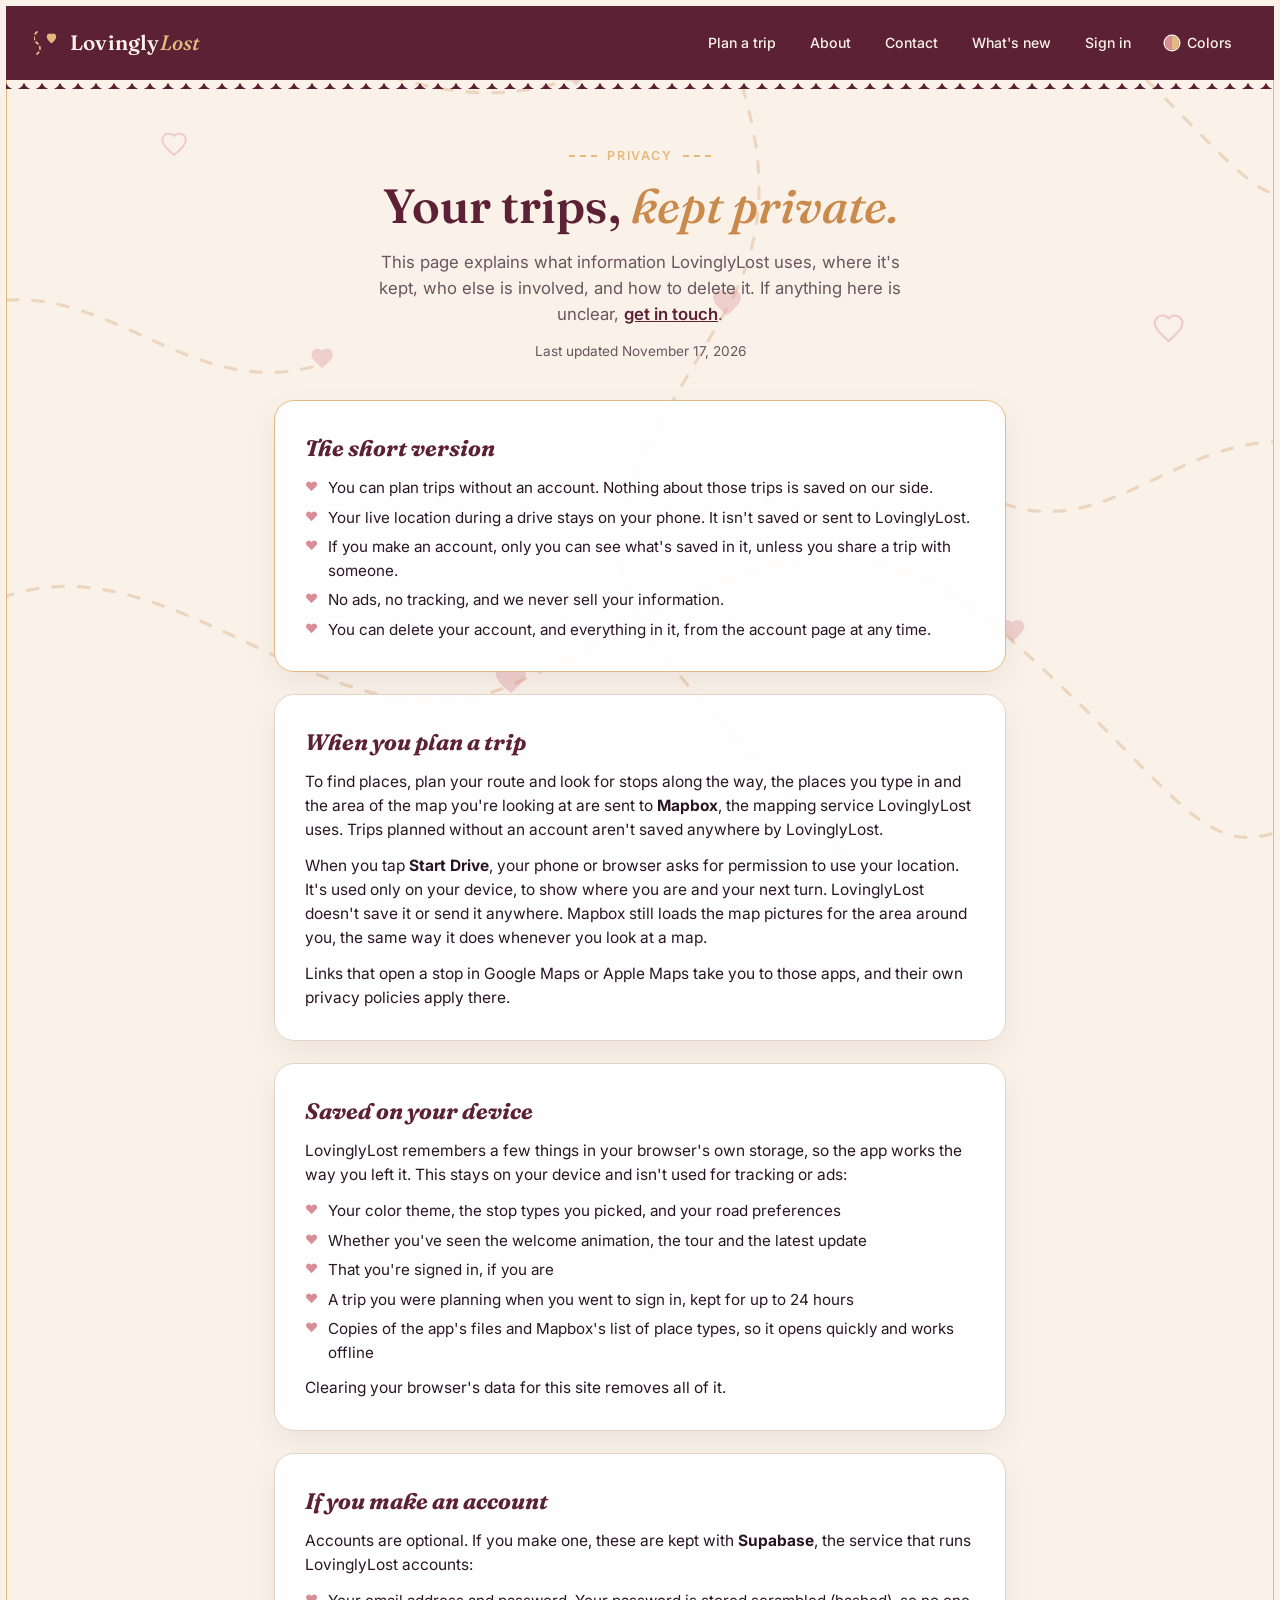
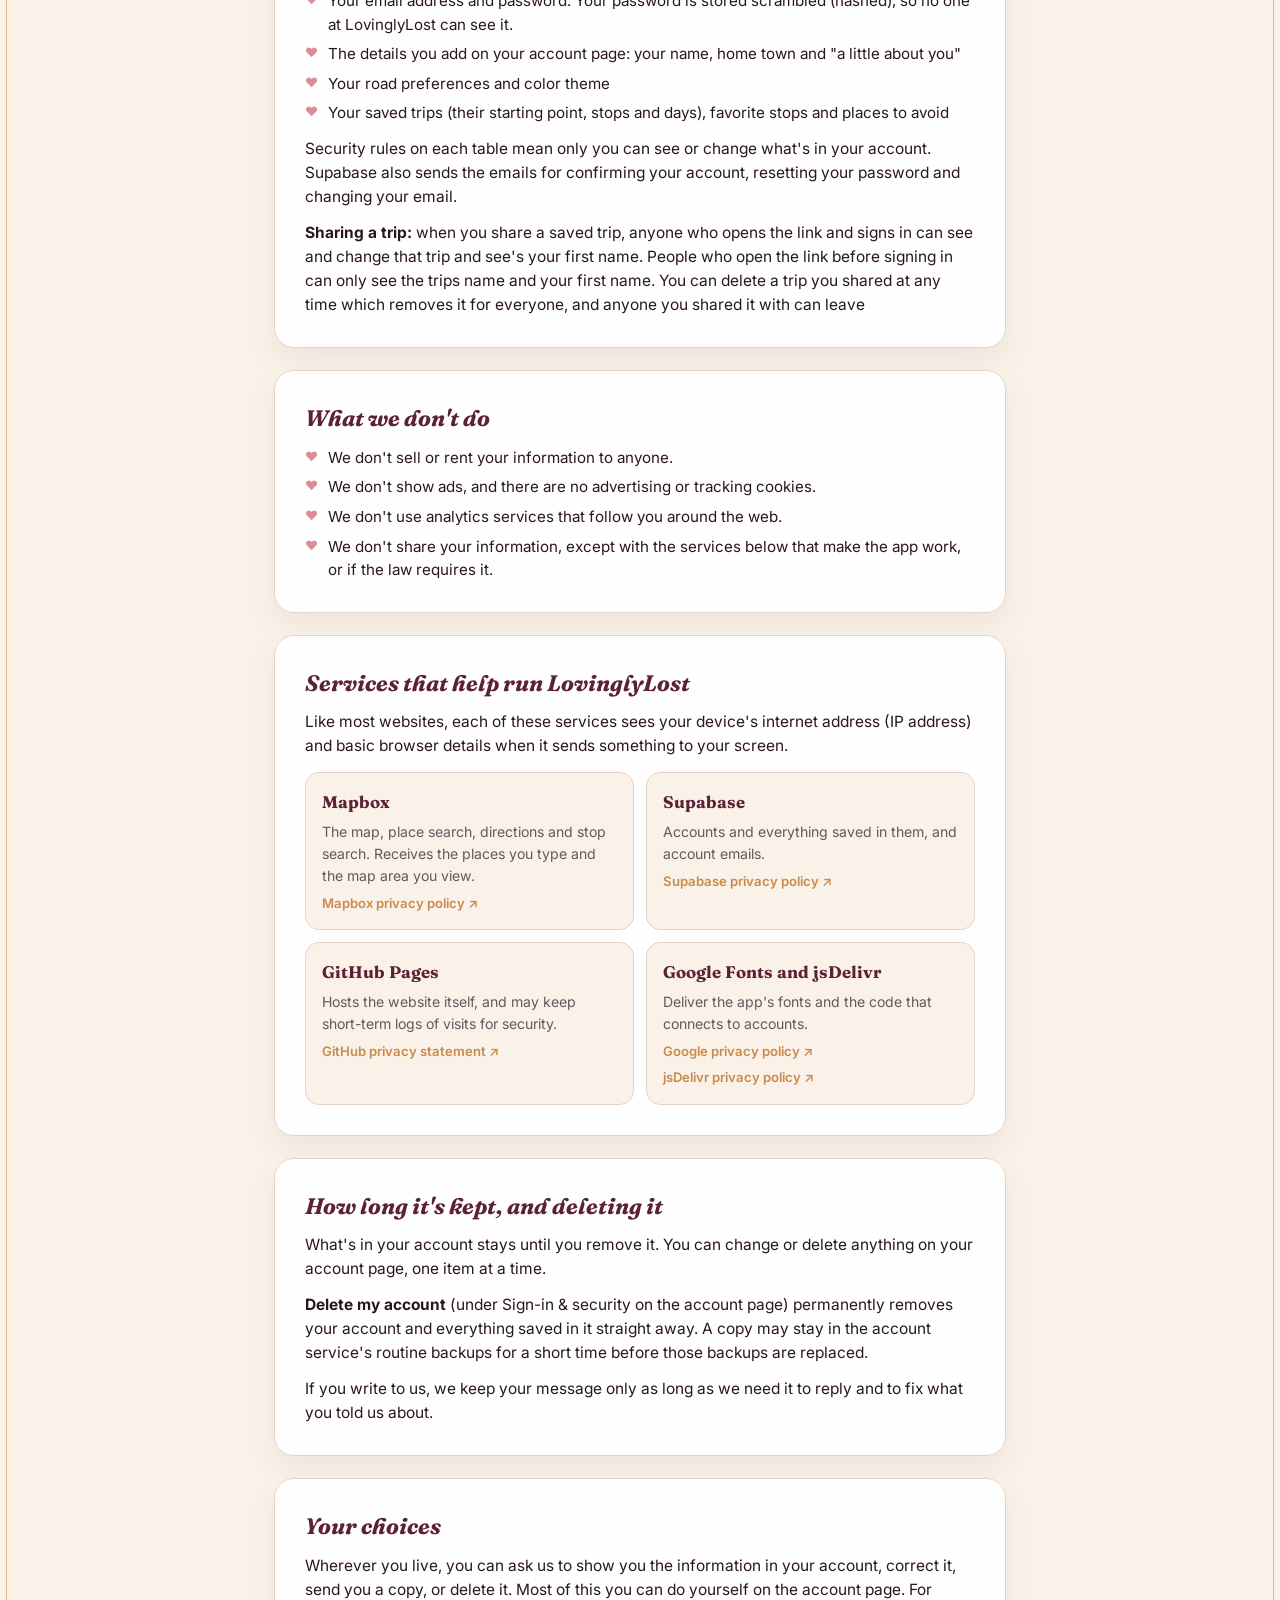
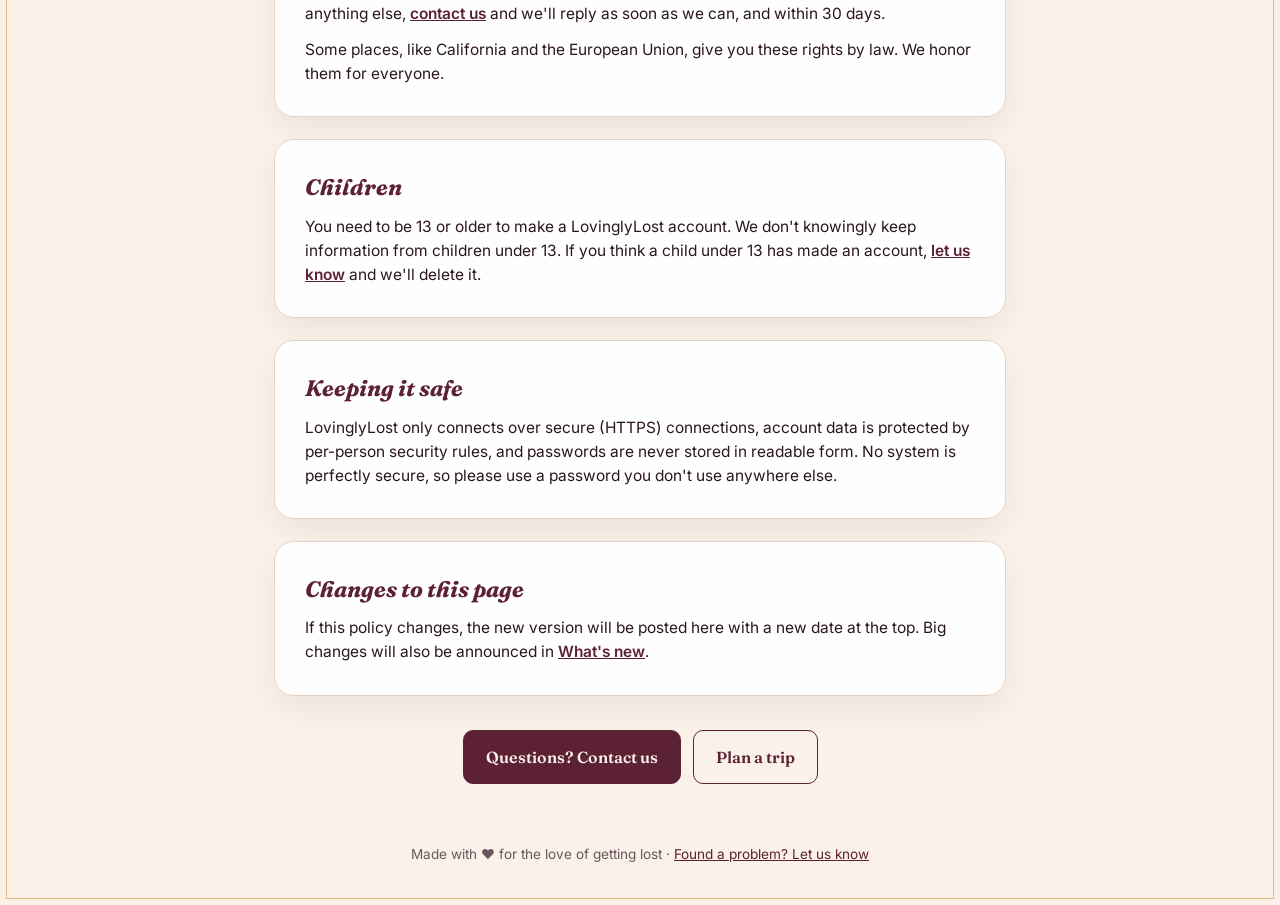
<file: privacy.html>
<!DOCTYPE html>
<html lang="en">
<head>
<meta charset="UTF-8">
<meta name="viewport" content="width=device-width, initial-scale=1.0">
<title>Privacy · LovinglyLost</title>

<!-- Link previews: what shows when this page is shared, and in search results -->
<meta name="description" content="How LovinglyLost handles your information: what's kept, where, and how to delete it.">
<meta property="og:title" content="LovinglyLost privacy policy">
<meta property="og:description" content="How LovinglyLost handles your information: what's kept, where, and how to delete it.">
<meta property="og:url" content="https://johnstondevelop.github.io/Wayfinder/privacy.html">
<meta property="og:type" content="website">
<meta property="og:site_name" content="LovinglyLost">
<meta property="og:image" content="https://johnstondevelop.github.io/Wayfinder/images/link-preview.jpg">
<meta property="og:image:width" content="1200">
<meta property="og:image:height" content="630">
<meta property="og:image:alt" content="LovinglyLost: plan a drive worth remembering. Scenic stops, things to do together, routes built for two.">
<meta name="twitter:card" content="summary_large_image">



<link rel="manifest" href="manifest.webmanifest">
<link rel="icon" href="icons/favicon-32.png" sizes="32x32" type="image/png">
<link rel="icon" href="icons/favicon-16.png" sizes="16x16" type="image/png">
<link rel="apple-touch-icon" href="icons/apple-touch-icon.png">
<meta name="theme-color" content="#5C2135">
<meta name="apple-mobile-web-app-capable" content="yes">
<meta name="apple-mobile-web-app-status-bar-style" content="black-translucent">
<meta name="apple-mobile-web-app-title" content="LovinglyLost">

<link rel="preconnect" href="https://fonts.googleapis.com">
<link href="https://fonts.googleapis.com/css2?family=Fraunces:ital,opsz,wght@0,9..144,500;0,9..144,600;0,9..144,500&family=JetBrains+Mono:wght@400;500;600&family=Inter:wght@400;500&display=swap" rel="stylesheet">

<link rel="stylesheet" href="css/app-style.css">
<link rel="stylesheet" href="css/site-nav.css">
<link rel="stylesheet" href="css/site-pages.css">
<link rel="stylesheet" href="css/privacy.css">
<link rel="stylesheet" href="css/theme.css">
<script src="JavaScript/theme.js"></script>
<link rel="stylesheet" href="css/whats-new.css">
</head>
<body class="site-page">

<div class="page">

	<header class="topbar">
		<a class="brand-link" href="index.html">
			<span class="brand-mark" aria-hidden="true">
				<svg viewBox="0 0 26 26" fill="none" stroke="currentColor" stroke-width="1.8" stroke-linecap="round" stroke-linejoin="round">
					<path d="M3 24c4-3.4 4-7.6 0-11s-4-7.6 0-11" stroke-dasharray="2.4 3.4"/>
					<path d="M17.5 13.5c0 0-4.7-3.2-4.7-6.9 0-2 1.6-3.2 3.2-3.2.7 0 1.3.3 1.5.9.2-.6.8-.9 1.5-.9 1.6 0 3.2 1.2 3.2 3.2 0 3.7-4.7 6.9-4.7 6.9z" fill="currentColor" stroke="none"/>
				</svg>
			</span>
			<span class="brand">Lovingly<em>Lost</em></span>
		</a>
		<button type="button" class="site-menu-btn" id="siteMenuBtn" aria-expanded="false" aria-controls="siteNav">
			<svg viewBox="0 0 20 20" width="16" height="16" fill="none" stroke="currentColor" stroke-width="1.8" stroke-linecap="round"><path d="M3 6h14M3 10h14M3 14h14"/></svg>
			<span>Menu</span>
		</button>
		<nav class="site-nav" id="siteNav" aria-label="Main">
			<a class="site-nav-link" href="index.html">Plan a trip</a>
			<a class="site-nav-link" href="about.html">About</a>
			<a class="site-nav-link" href="contact.html">Contact</a>
				<a class="site-nav-link" href="login.html" id="accountNavLink">Sign in</a>
		</nav>
	</header>

	<main class="page-main">

		<section class="page-hero">
			<p class="page-eyebrow">Privacy</p>
			<h1 class="page-title">Your trips, <em>kept private.</em></h1>
			<p class="page-lede">This page explains what information LovinglyLost uses, where it's kept, who else is involved, and how to delete it. If anything here is unclear, <a href="contact.html">get in touch</a>.</p>
			<p class="privacy-updated">Last updated November 17, 2026</p>
		</section>

		<section class="page-card privacy-short">
			<h2>The short version</h2>
			<ul class="checklist">
				<li>You can plan trips without an account. Nothing about those trips is saved on our side.</li>
				<li>Your live location during a drive stays on your phone. It isn't saved or sent to LovinglyLost.</li>
				<li>If you make an account, only you can see what's saved in it, unless you share a trip with someone.</li>
				<li>No ads, no tracking, and we never sell your information.</li>
				<li>You can delete your account, and everything in it, from the account page at any time.</li>
			</ul>
		</section>

		<section class="page-card">
			<h2>When you plan a trip</h2>
			<p>To find places, plan your route and look for stops along the way, the places you type in and the area of the map you're looking at are sent to <strong>Mapbox</strong>, the mapping service LovinglyLost uses. Trips planned without an account aren't saved anywhere by LovinglyLost.</p>
			<p>When you tap <strong>Start Drive</strong>, your phone or browser asks for permission to use your location. It's used only on your device, to show where you are and your next turn. LovinglyLost doesn't save it or send it anywhere. Mapbox still loads the map pictures for the area around you, the same way it does whenever you look at a map.</p>
			<p>Links that open a stop in Google Maps or Apple Maps take you to those apps, and their own privacy policies apply there.</p>
		</section>

		<section class="page-card">
			<h2>Saved on your device</h2>
			<p>LovinglyLost remembers a few things in your browser's own storage, so the app works the way you left it. This stays on your device and isn't used for tracking or ads:</p>
			<ul class="checklist">
				<li>Your color theme, the stop types you picked, and your road preferences</li>
				<li>Whether you've seen the welcome animation, the tour and the latest update</li>
				<li>That you're signed in, if you are</li>
				<li>A trip you were planning when you went to sign in, kept for up to 24 hours</li>
				<li>Copies of the app's files and Mapbox's list of place types, so it opens quickly and works offline</li>
			</ul>
			<p>Clearing your browser's data for this site removes all of it.</p>
		</section>

		<section class="page-card">
			<h2>If you make an account</h2>
			<p>Accounts are optional. If you make one, these are kept with <strong>Supabase</strong>, the service that runs LovinglyLost accounts:</p>
			<ul class="checklist">
				<li>Your email address and password. Your password is stored scrambled (hashed), so no one at LovinglyLost can see it.</li>
				<li>The details you add on your account page: your name, home town and "a little about you"</li>
				<li>Your road preferences and color theme</li>
				<li>Your saved trips (their starting point, stops and days), favorite stops and places to avoid</li>
			</ul>
			<p>Security rules on each table mean only you can see or change what's in your account. Supabase also sends the emails for confirming your account, resetting your password and changing your email.</p>
            <p><strong>Sharing a trip:</strong> when you share a saved trip, anyone who opens the link and signs in can see and change that trip and see's your first name. People who open the link before signing in can only see the trips name and your first name. You can delete a trip you shared at any time which removes it for everyone, and anyone you shared it with can leave</p>
		</section>

		<section class="page-card">
			<h2>What we don't do</h2>
			<ul class="checklist">
				<li>We don't sell or rent your information to anyone.</li>
				<li>We don't show ads, and there are no advertising or tracking cookies.</li>
				<li>We don't use analytics services that follow you around the web.</li>
				<li>We don't share your information, except with the services below that make the app work, or if the law requires it.</li>
			</ul>
		</section>

		<section class="page-card">
			<h2>Services that help run LovinglyLost</h2>
			<p>Like most websites, each of these services sees your device's internet address (IP address) and basic browser details when it sends something to your screen.</p>
			<div class="privacy-services">
				<div class="privacy-service">
					<h3>Mapbox</h3>
					<p>The map, place search, directions and stop search. Receives the places you type and the map area you view.</p>
					<a href="https://www.mapbox.com/legal/privacy" target="_blank" rel="noopener noreferrer">Mapbox privacy policy ↗</a>
				</div>
				<div class="privacy-service">
					<h3>Supabase</h3>
					<p>Accounts and everything saved in them, and account emails.</p>
					<a href="https://supabase.com/privacy" target="_blank" rel="noopener noreferrer">Supabase privacy policy ↗</a>
				</div>
				<div class="privacy-service">
					<h3>GitHub Pages</h3>
					<p>Hosts the website itself, and may keep short-term logs of visits for security.</p>
					<a href="https://docs.github.com/en/site-policy/privacy-policies/github-general-privacy-statement" target="_blank" rel="noopener noreferrer">GitHub privacy statement ↗</a>
				</div>
				<div class="privacy-service">
					<h3>Google Fonts and jsDelivr</h3>
					<p>Deliver the app's fonts and the code that connects to accounts.</p>
					<a href="https://policies.google.com/privacy" target="_blank" rel="noopener noreferrer">Google privacy policy ↗</a>
					<a href="https://www.jsdelivr.com/privacy-policy-jsdelivr-net" target="_blank" rel="noopener noreferrer">jsDelivr privacy policy ↗</a>
				</div>
			</div>
		</section>

		<section class="page-card">
			<h2>How long it's kept, and deleting it</h2>
			<p>What's in your account stays until you remove it. You can change or delete anything on your account page, one item at a time.</p>
			<p><strong>Delete my account</strong> (under Sign-in &amp; security on the account page) permanently removes your account and everything saved in it straight away. A copy may stay in the account service's routine backups for a short time before those backups are replaced.</p>
			<p>If you write to us, we keep your message only as long as we need it to reply and to fix what you told us about.</p>
		</section>

		<section class="page-card">
			<h2>Your choices</h2>
			<p>Wherever you live, you can ask us to show you the information in your account, correct it, send you a copy, or delete it. Most of this you can do yourself on the account page. For anything else, <a href="contact.html">contact us</a> and we'll reply as soon as we can, and within 30 days.</p>
			<p>Some places, like California and the European Union, give you these rights by law. We honor them for everyone.</p>
		</section>

		<section class="page-card">
			<h2>Children</h2>
			<p>You need to be 13 or older to make a LovinglyLost account. We don't knowingly keep information from children under 13. If you think a child under 13 has made an account, <a href="contact.html">let us know</a> and we'll delete it.</p>
		</section>

		<section class="page-card">
			<h2>Keeping it safe</h2>
			<p>LovinglyLost only connects over secure (HTTPS) connections, account data is protected by per-person security rules, and passwords are never stored in readable form. No system is perfectly secure, so please use a password you don't use anywhere else.</p>
		</section>

		<section class="page-card">
			<h2>Changes to this page</h2>
			<p>If this policy changes, the new version will be posted here with a new date at the top. Big changes will also be announced in <a href="updates.html">What's new</a>.</p>
		</section>

		<div class="page-cta">
			<a class="page-btn" href="contact.html">Questions? Contact us</a>
			<a class="page-btn page-btn-secondary" href="index.html">Plan a trip</a>
		</div>

	</main>

	<footer class="site-footer">
		Made with &hearts; for the love of getting lost &middot; <a href="contact.html">Found a problem? Let us know</a>
	</footer>

</div>

<script src="JavaScript/site-nav.js"></script>
<script src="JavaScript/updates.js"></script>
<script src="JavaScript/whats-new.js"></script>
<script src="account/account-nav.js"></script>
<script src="JavaScript/ProgressiveWebApp-Register.js"></script>
</body>
</html>
</file>
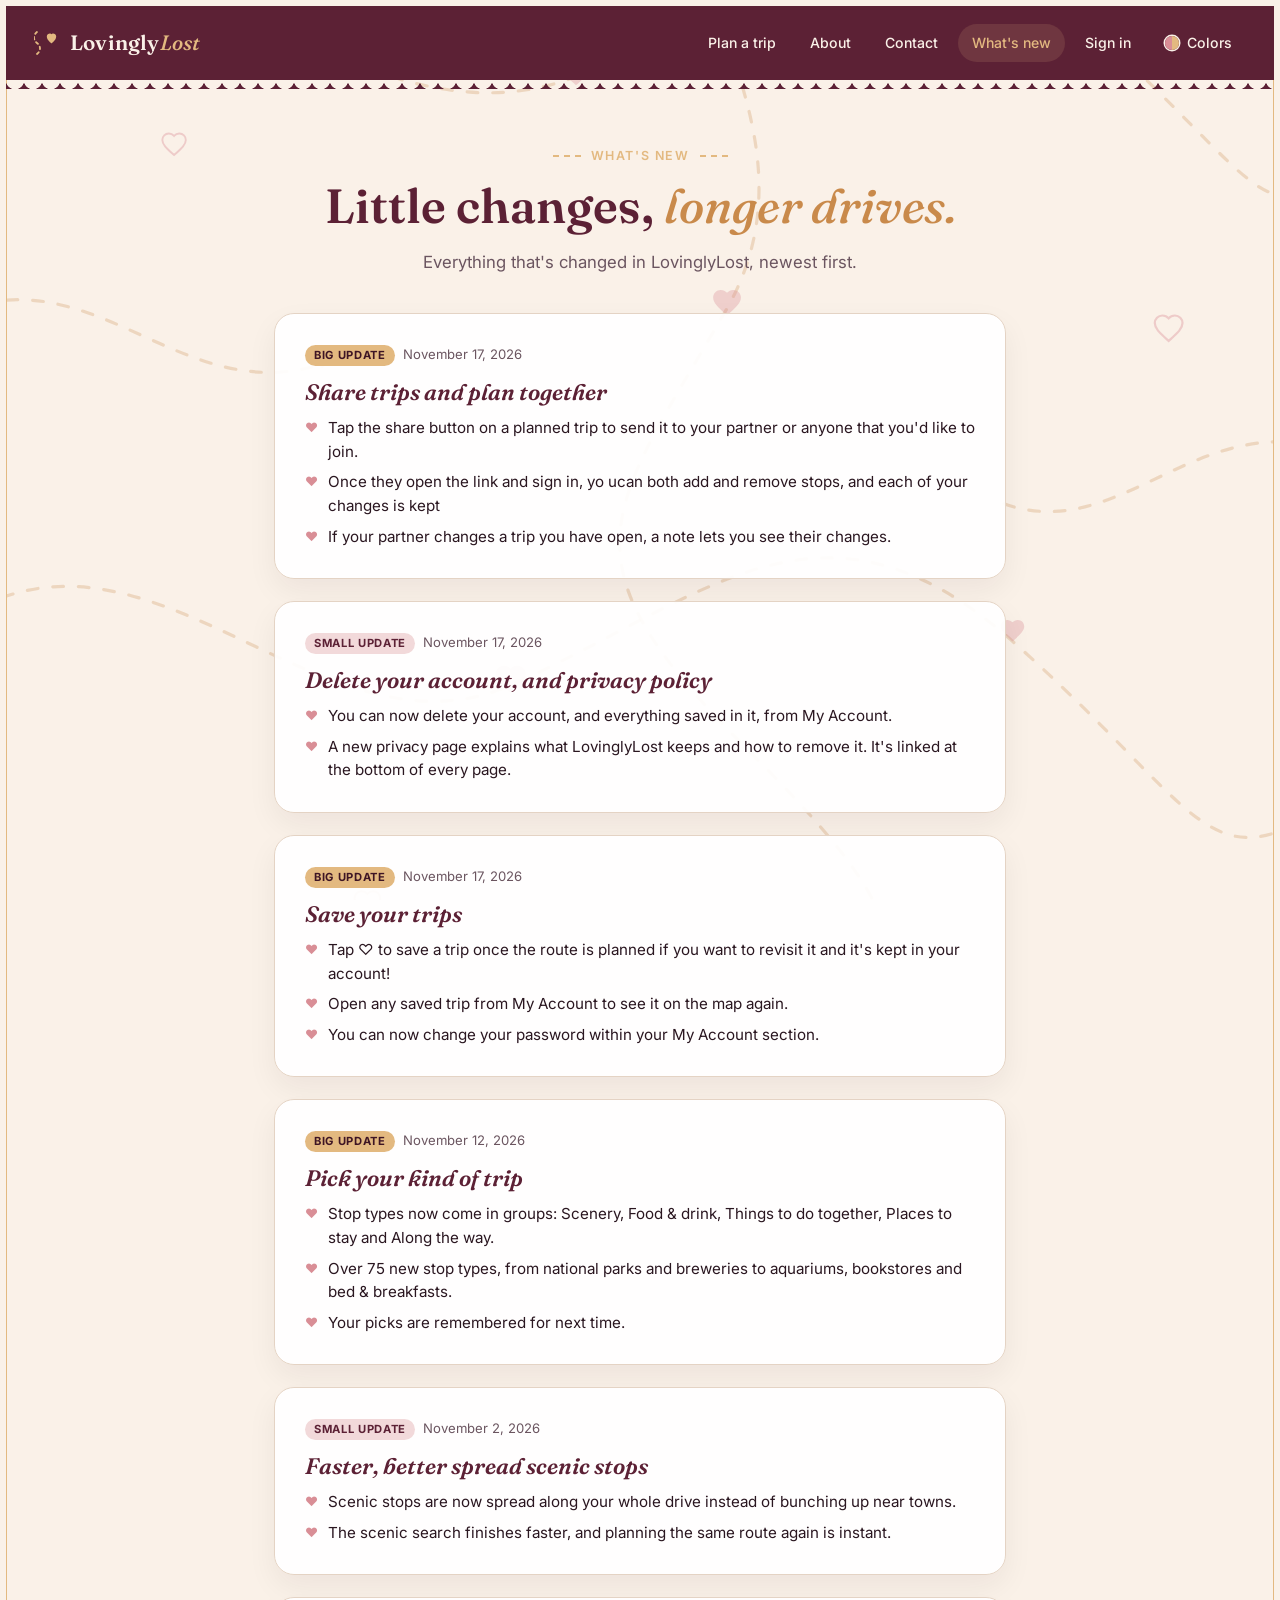
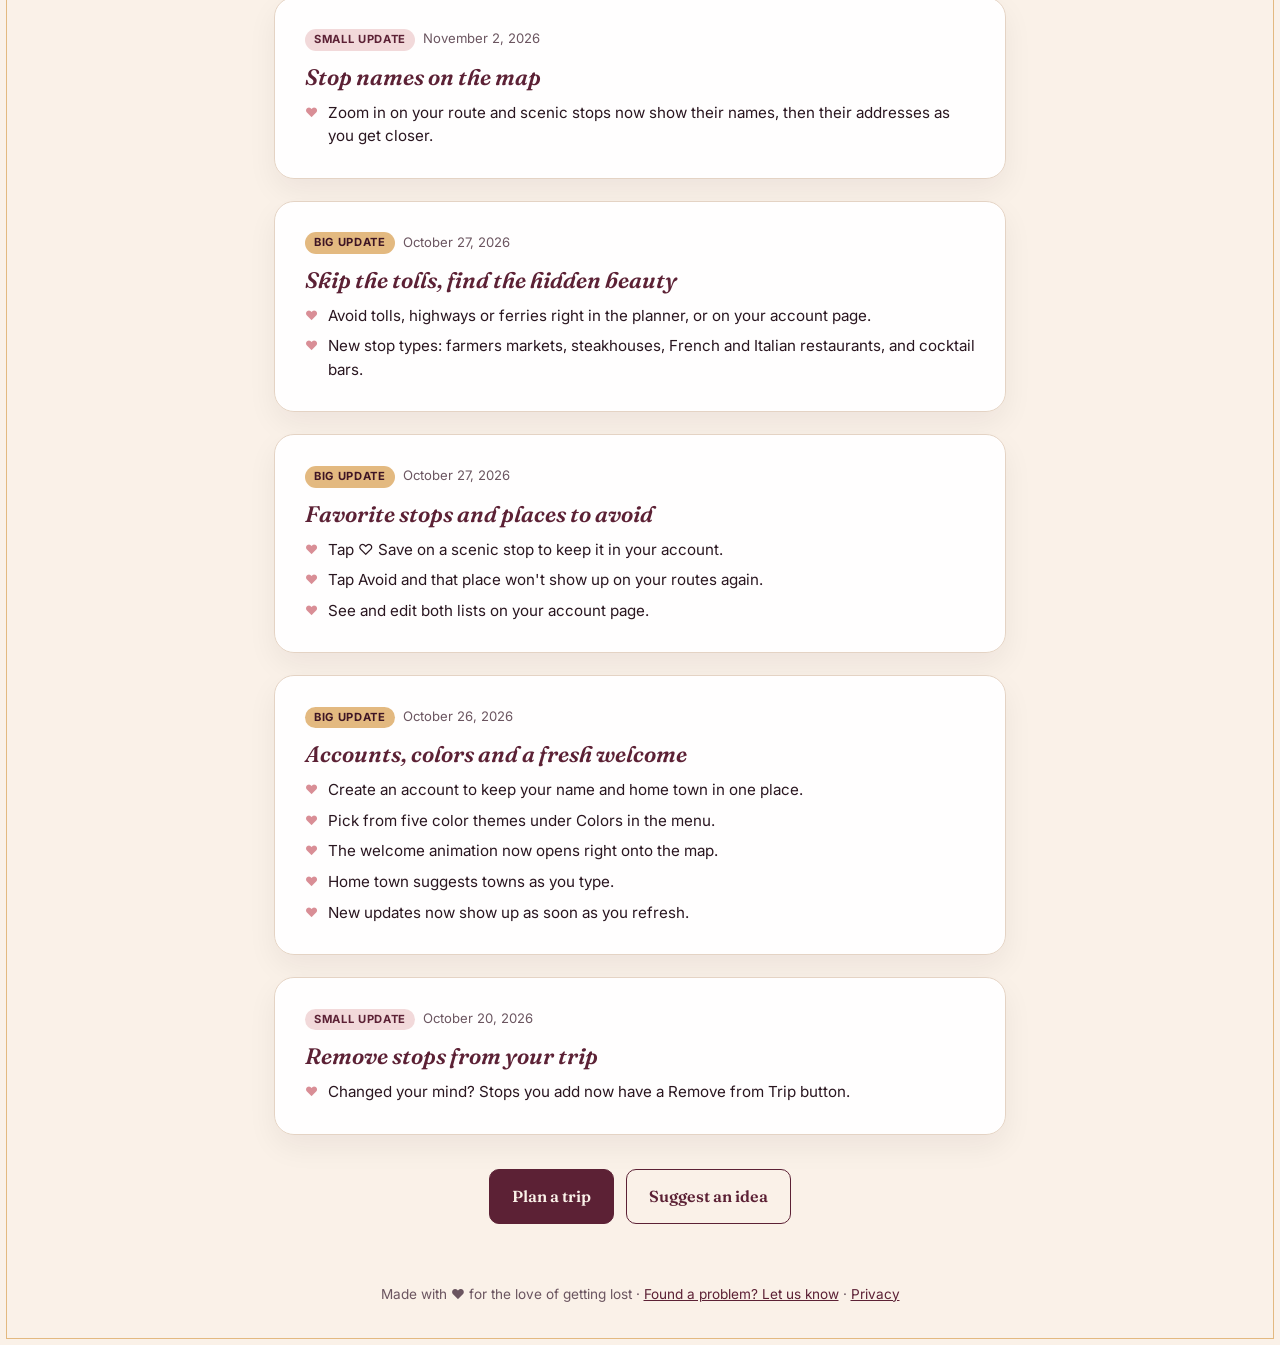
<file: updates.html>
<!DOCTYPE html>
<html lang="en">
<head>
<meta charset="UTF-8">
<meta name="viewport" content="width=device-width, initial-scale=1.0">
<title>What's new · LovinglyLost</title>

<!-- Link previews: what shows when this page is shared, and in search results -->
<meta name="description" content="Every update to LovinglyLost, newest first.">
<meta property="og:title" content="What's new in LovinglyLost">
<meta property="og:description" content="Every update to LovinglyLost, newest first.">
<meta property="og:url" content="https://johnstondevelop.github.io/Wayfinder/updates.html">
<meta property="og:type" content="website">
<meta property="og:site_name" content="LovinglyLost">
<meta property="og:image" content="https://johnstondevelop.github.io/Wayfinder/images/link-preview.jpg">
<meta property="og:image:width" content="1200">
<meta property="og:image:height" content="630">
<meta property="og:image:alt" content="LovinglyLost: plan a drive worth remembering. Scenic stops, things to do together, routes built for two.">
<meta name="twitter:card" content="summary_large_image">



<link rel="manifest" href="manifest.webmanifest">
<link rel="icon" href="icons/favicon-32.png" sizes="32x32" type="image/png">
<link rel="icon" href="icons/favicon-16.png" sizes="16x16" type="image/png">
<link rel="apple-touch-icon" href="icons/apple-touch-icon.png">
<meta name="theme-color" content="#5C2135">
<meta name="apple-mobile-web-app-capable" content="yes">
<meta name="apple-mobile-web-app-status-bar-style" content="black-translucent">
<meta name="apple-mobile-web-app-title" content="LovinglyLost">

<link rel="preconnect" href="https://fonts.googleapis.com">
<link href="https://fonts.googleapis.com/css2?family=Fraunces:ital,opsz,wght@0,9..144,500;0,9..144,600;0,9..144,500&family=JetBrains+Mono:wght@400;500;600&family=Inter:wght@400;500&display=swap" rel="stylesheet">

<link rel="stylesheet" href="css/app-style.css">
<link rel="stylesheet" href="css/site-nav.css">
<link rel="stylesheet" href="css/site-pages.css">
<link rel="stylesheet" href="css/theme.css">
<script src="JavaScript/theme.js"></script>
<link rel="stylesheet" href="css/whats-new.css">
</head>
<body class="site-page">

<div class="page">

	<header class="topbar">
		<a class="brand-link" href="index.html">
			<span class="brand-mark" aria-hidden="true">
				<svg viewBox="0 0 26 26" fill="none" stroke="currentColor" stroke-width="1.8" stroke-linecap="round" stroke-linejoin="round">
					<path d="M3 24c4-3.4 4-7.6 0-11s-4-7.6 0-11" stroke-dasharray="2.4 3.4"/>
					<path d="M17.5 13.5c0 0-4.7-3.2-4.7-6.9 0-2 1.6-3.2 3.2-3.2.7 0 1.3.3 1.5.9.2-.6.8-.9 1.5-.9 1.6 0 3.2 1.2 3.2 3.2 0 3.7-4.7 6.9-4.7 6.9z" fill="currentColor" stroke="none"/>
				</svg>
			</span>
			<span class="brand">Lovingly<em>Lost</em></span>
		</a>
		<button type="button" class="site-menu-btn" id="siteMenuBtn" aria-expanded="false" aria-controls="siteNav">
			<svg viewBox="0 0 20 20" width="16" height="16" fill="none" stroke="currentColor" stroke-width="1.8" stroke-linecap="round"><path d="M3 6h14M3 10h14M3 14h14"/></svg>
			<span>Menu</span>
		</button>
		<nav class="site-nav" id="siteNav" aria-label="Main">
			<a class="site-nav-link" href="index.html">Plan a trip</a>
			<a class="site-nav-link" href="about.html">About</a>
			<a class="site-nav-link" href="contact.html">Contact</a>
				<a class="site-nav-link" href="login.html" id="accountNavLink">Sign in</a>
		</nav>
	</header>

		<main class="page-main">

		<section class="page-hero">
			<p class="page-eyebrow">What's new</p>
			<h1 class="page-title">Little changes, <em>longer drives.</em></h1>
			<p class="page-lede">Everything that's changed in LovinglyLost, newest first.</p>
		</section>

		<div id="updatesList"></div>

		<div class="page-cta">
			<a class="page-btn" href="index.html">Plan a trip</a>
			<a class="page-btn page-btn-secondary" href="contact.html">Suggest an idea</a>
		</div>

	</main>


	<footer class="site-footer">
		Made with &hearts; for the love of getting lost &middot; <a href="contact.html">Found a problem? Let us know</a> &middot; <a href="privacy.html">Privacy</a>
	</footer>

</div>

<script src="JavaScript/site-nav.js"></script>
<script src="JavaScript/updates.js"></script>
<script src="JavaScript/whats-new.js"></script>
<script src="account/account-nav.js"></script>
<script src="JavaScript/ProgressiveWebApp-Register.js"></script>
</body>
</html>
</file>
<file: css/app-style.css>
/* ============ TOKENS ============ */
:root{
	--ivory: #FAF1E8;
	--plum: #5C2135;
	--plum-deep: #3E1524;
	--ink: #2A1620;
	--ink-soft: #6B5560;
	--gold: #C98A4B;
	--gold-soft: #E3B980;
	--rose: #D98E96;
	--rose-soft: #F2D9DA;
	--line: #E4D3C4;
	--surface: #FFFFFF;

	--serif: 'Fraunces', Georgia, serif;
	--sans: 'Inter', -apple-system, BlinkMacSystemFont, sans-serif;

	--sidebar-w: 380px;
	--ease: cubic-bezier(.25,.7,.4,1);
}

*{ box-sizing: border-box; }
html{ scroll-behavior: smooth; }

html, body{
	height: 100%;
}

body{
	margin: 0;
	background: var(--ivory);
	color: var(--ink);
	font-family: var(--sans);
	font-size: 15.5px;
	line-height: 1.55;
	-webkit-font-smoothing: antialiased;
}

::selection{ background: var(--gold-soft); color: var(--plum-deep); }

/* ============ LAYOUT ============ */
.app{
	height: 100vh;
	height: 100dvh;
	display: flex;
	flex-direction: column;
	overflow: hidden;
	box-sizing: border-box;
	border: 6px solid var(--ivory);
	outline: 1px solid var(--gold-soft);
	outline-offset: -7px;
}

.topbar{
	position: relative;
	padding: 18px 28px;
	background: var(--plum);
	display: flex;
	align-items: center;
	gap: 10px;
}

/* a soft scalloped seam along the bottom edge of the header */
.topbar::after{
	content: '';
	position: absolute;
	left: 0;
	right: 0;
	bottom: -9px;
	height: 9px;
	background-image: radial-gradient(circle at 9px 0, transparent 9px, var(--plum) 9.5px);
	background-size: 18px 9px;
	background-repeat: repeat-x;
	pointer-events: none;
}

.brand-mark{
	display: flex;
	flex: 0 0 auto;
	width: 26px;
	height: 26px;
	color: var(--gold-soft);
}
.brand-mark svg{
	width: 100%;
	height: 100%;
	display: block;
}

.brand{
	font-family: var(--serif);
	font-size: 1.3rem;
	font-weight: 600;
	color: var(--ivory);
	letter-spacing: .01em;
}
.brand em{
	font-style: italic;
	font-weight: 500;
	color: var(--gold-soft);
}

/* a little dashed "route" with a heart at the end, between the tagline and the form */
.route-divider{
	display: flex;
	align-items: center;
	gap: 8px;
	margin: 0 0 22px;
	color: var(--rose);
}
.route-divider::before{
	content: '';
	flex: 1;
	border-top: 2px dashed var(--line);
}
.route-divider::after{
	content: '♥';
	font-size: .8rem;
	line-height: 1;
}

.layout{
	flex: 1;
	display: grid;
	grid-template-columns: var(--sidebar-w) 1fr;
	min-height: 0;
}

/* ============ SIDEBAR ============ */
.sidebar{
	background: var(--surface);
	border-right: 1px solid var(--line);
	padding: 26px 24px 40px;
	overflow-y: auto;
}

.tagline{
	font-family: var(--serif);
	font-style: italic;
	font-size: 1.05rem;
	color: var(--plum);
	line-height: 1.5;
	margin: 0 0 26px;
}

.panel{
	margin-bottom: 22px;
}

.field-label{
	display: block;
	font-size: .78rem;
	font-weight: 600;
	letter-spacing: .04em;
	text-transform: uppercase;
	color: var(--plum);
	margin-bottom: 8px;
}

.field-label-row{
	display: flex;
	align-items: center;
	justify-content: space-between;
	margin-bottom: 8px;
}
.field-label-row .field-label{ margin-bottom: 0; }

.field-input{
	width: 100%;
	padding: 12px 14px;
	border: 1.5px solid var(--line);
	border-radius: 10px;
	background: var(--ivory);
	color: var(--ink);
	font-family: var(--sans);
	font-size: .95rem;
	outline: none;
	transition: border-color .3s var(--ease), box-shadow .3s var(--ease), background .3s var(--ease);
}
.field-input:hover{
	border-color: var(--gold-soft);
}
.field-input:focus{
	border-color: var(--gold);
	background: var(--surface);
	box-shadow: 0 0 0 4px rgba(201, 138, 75, 0.18);
}

/* ============ STOPS LIST ============ */
.add-stop-btn{
	border: none;
	background: none;
	color: var(--gold);
	font-family: var(--sans);
	font-size: .85rem;
	font-weight: 600;
	cursor: pointer;
	padding: 4px 8px;
	border-radius: 6px;
	transition: background .25s var(--ease), color .25s var(--ease);
}
.add-stop-btn:hover{
	background: var(--rose-soft);
	color: var(--plum);
}

.stops-list{
	display: flex;
	flex-direction: column;
	gap: 10px;
}

.stop-row{
	display: flex;
	align-items: center;
	gap: 8px;
	opacity: 0;
	transform: translateY(-6px);
	animation: stopIn .4s var(--ease) forwards;
}
@keyframes stopIn{
	to{ opacity: 1; transform: translateY(0); }
}
.stop-row:focus-within,
.stop-row:has(.suggestions-list:not(:empty)){
	position: relative;
	z-index: 5;
}

.stop-row .field-input{ flex: 1; }

.remove-stop-btn{
	border: none;
	background: var(--rose-soft);
	color: var(--plum);
	width: 34px;
	height: 34px;
	border-radius: 8px;
	font-size: 1rem;
	line-height: 1;
	cursor: pointer;
	flex-shrink: 0;
	transition: background .25s var(--ease), transform .2s var(--ease);
}
.remove-stop-btn:hover{
	background: var(--rose);
	color: var(--surface);
	transform: scale(1.05);
}

/* ============ TOGGLE ============ */
.toggle-panel{
	background: var(--ivory);
	border: 1px solid var(--line);
	border-radius: 12px;
	padding: 14px 16px;
}

.toggle-row{
	display: flex;
	align-items: center;
	justify-content: space-between;
	gap: 14px;
	cursor: pointer;
}

.toggle-sub{
	display: block;
	font-size: .78rem;
	color: var(--ink-soft);
	font-weight: 400;
	text-transform: none;
	letter-spacing: 0;
	margin-top: 3px;
	line-height: 1.4;
}

.toggle-input{
	display: none;
}

.toggle-switch{
	position: relative;
	width: 42px;
	height: 24px;
	border-radius: 999px;
	background: var(--line);
	flex-shrink: 0;
	transition: background .3s var(--ease);
}
.toggle-switch::after{
	content: '';
	position: absolute;
	top: 3px;
	left: 3px;
	width: 18px;
	height: 18px;
	border-radius: 50%;
	background: var(--surface);
	box-shadow: 0 1px 3px rgba(0,0,0,.2);
	transition: transform .3s var(--ease);
}
.toggle-input:checked + .toggle-switch{
	background: var(--gold);
}
.toggle-input:checked + .toggle-switch::after{
	transform: translateX(18px);
}

/* ============ PLAN BUTTON ============ */
.plan-btn{
	width: 100%;
	padding: 14px;
	border: none;
	border-radius: 10px;
	background: var(--plum);
	color: var(--ivory);
	font-family: var(--serif);
	font-size: 1rem;
	font-weight: 600;
	letter-spacing: .01em;
	cursor: pointer;
	transition: background .3s var(--ease), transform .15s var(--ease), box-shadow .3s var(--ease);
	margin-top: 6px;
}
.plan-btn:hover{
	background: var(--plum-deep);
	box-shadow: 0 6px 18px rgba(92, 33, 53, 0.25);
}
.plan-btn:active{
	transform: scale(.98);
}

/* ============ START/END DRIVE ===================== */
.drive-btn{
	width: 100%;
	padding: 12px;
	border: 1.5px solid var(--plum);
	border-radius: 10px;
	background: transparent;
	color: var(--plum);
	font-family: var(--serif);
	font-size: .95rem;
	font-weight: 600;
	cursor: pointer;
	margin-top: 10px;
	transition: background .25s var(--ease), color .25s var(--ease), opacity .25s var(--ease);
}
.drive-btn:hover:not(:disabled){
	background: var(--plum);
	color: var(--ivory);
}
.drive-btn:disabled{
	opacity: .45;
	cursor: not-allowed;
}

/* ============ TURN BY TURN BANNER ================= */
.nav-banner{
	position: absolute;
	top: 18px;
	left: 18px;
	right: 18px;
	display: flex;
	align-items: center;
	justify-content: space-between;
	gap: 16px;
	background: var(--plum);
	color: var(--ivory);
	border-radius: 14px;
	padding: 14px 18px;
	box-shadow: 0 10px 28px rgba(42, 22, 32, 0.35);
}
.nav-banner[hidden]{
	display: none;
}
.nav-banner-text{
	min-width: 0;
}
.nav-instruction{
	margin: 0;
	font-family: var(--serif);
	font-size: 1.05rem;
	font-weight: 600;
	overflow: hidden;
	text-overflow: ellipsis;
	white-space: nowrap;
}
.nav-distance{
	margin: 2px 0 0;
	font-size: .85rem;
	color: var(--gold-soft);
	font-weight: 600;
}
.nav-stop-btn{
	flex-shrink: 0;
	border: 1.5px solid var(--gold-soft);
	background: transparent;
	color: var(--ivory);
	font-family: var(--sans);
	font-size: .8rem;
	font-weight: 600;
	padding: 8px 14px;
	border-radius: 999px;
	cursor: pointer;
	transition: background .25s var(--ease);
}
.nav-stop-btn:hover{
	background: rgba(255,255,255,.12);
}

/* ============ RECENTER ============================*/
.recenter-btn{
	position: absolute;
	bottom: 20px;
	right: 18px;
	display: flex;
	align-items: center;
	gap: 6px;
	border: none;
	background: var(--plum);
	color: var(--ivory);
	font-family: var(--sans);
	font-size: .82rem;
	font-weight: 600;
	padding: 10px 16px;
	border-radius: 999px;
	cursor: pointer;
	box-shadow: 0 6px 18px rgba(92, 33, 53, 0.35);
	transition: background .25s var(--ease), transform .15s var(--ease);
}
.recenter-btn:hover{
	background: var(--plum-deep);
}
.recenter-btn:active{
	transform: scale(.97);
}
.recenter-btn[hidden]{
	display: none;
}

/* ============ MULTI DAY TOGGLE ==================== */
.days-field-wrap{
	margin-top: 12px;
}

/* ============ AUTOCOMPLETE SUGGESTIONS ============ */
.autocomplete-wrap{
	position: relative;
}

.stop-row .autocomplete-wrap{
	flex: 1;
}

.suggestions-list{
	position: absolute;
	top: calc(100% + 4px);
	left: 0;
	right: 0;
	z-index: 20;
	background: var(--surface);
	border: 1.5px solid var(--line);
	border-radius: 10px;
	box-shadow: 0 10px 24px rgba(42, 22, 32, 0.14);
	list-style: none;
	margin: 0;
	padding: 6px;
	max-height: 220px;
	overflow-y: auto;
}
.suggestions-list:empty{
	display: none;
}

.suggestion-item{
	padding: 9px 10px;
	border-radius: 7px;
	font-size: .88rem;
	color: var(--ink);
	cursor: pointer;
}
.suggestion-item:hover{
	background: var(--rose-soft);
	color: var(--plum);
}
.autocomplete-wrap{
	scroll-margin-top: 14px;
}
@media (max-width: 860px){
	/* Iphones zoom the whole page in when you tap a text box whose text is
	 smaller than 16px, which throws the layout off. 16px stops that */
	 .field-input{
		 font-size: 16px; }

/* Bigger suggestions are easier to hit with a thumb */
		.suggestion-item{
		padding: 12px;
		font-size: .95rem;
	}
}
/* ============ SUMMARY PANEL ============ */
.summary-panel{
	margin-top: 24px;
	display: flex;
	flex-direction: column;
	gap: 12px;
}

.summary-panel:empty{
	display: none;
}

.summary-card{
	background: var(--ivory);
	border: 1px solid var(--line);
	border-radius: 12px;
	padding: 14px 16px;
	opacity: 0;
	transform: translateY(8px);
	animation: cardIn .45s var(--ease) forwards;
}
@keyframes cardIn{
	to{ opacity: 1; transform: translateY(0); }
}

.summary-card h4{
	margin: 0 0 4px;
	font-family: var(--serif);
	font-style: italic;
	font-size: 1rem;
	color: var(--plum);
}
.summary-card p{
	margin: 0;
	font-size: .85rem;
	color: var(--ink-soft);
}

/* ============ MAP ============ */
.map-wrap{
	position: relative;
	min-height: 0px;
	padding: 20px;
	background: var(--ivory);
}
.map-frame{
	position: relative;
	width: 100%;
	height: 100%;
	border-radius: 18px;
	overflow: hidden;
	border: 1px solid var(--line);
	box-shadow: 0 10px 30px rgba(42, 22, 32, 0.12);
}

#map{
	width: 100%;
	height: 100%;
}

.map-status{
	position: absolute;
	top: 18px;
	left: 18px;
	background: rgba(255, 255, 255, 0.92);
	border: 1px solid var(--line);
	padding: 8px 14px;
	border-radius: 999px;
	font-size: .82rem;
	color: var(--plum);
	font-weight: 500;
	box-shadow: 0 4px 14px rgba(0,0,0,.08);
	opacity: 0;
	pointer-events: none;
	transition: opacity .3s var(--ease);
}
.map-status.visible{
	opacity: 1;
}

/* ============ RESPONSIVE ============ */
@media (max-width: 860px){
	.layout{
		grid-template-columns: 1fr;
		grid-template-rows: auto 1fr; 
	}
	.sidebar{
		border-right: none;
		border-bottom: 1px solid var(--line);
		max-height: 50vh;
	}
	.map-wrap{
		padding: 14px;
	}
}

/* ============ MAP MARKERS ============ */
.map-marker{
	display: flex;
	align-items: center;
	justify-content: center;
	cursor: pointer;
	
}

.map-marker-origin{
	width: 18px;
	height: 18px;
	border-radius: 50%;
	background: var(--plum);
	border: 3px solid var(--surface);
	box-shadow: 0 2px 8px rgba(92, 33, 53, 0.4);
}

.map-marker-stop{
	min-width: 26px;
	height: 26px;
	padding: 0 6px;
	border-radius: 50%;
	background: var(--gold);
	color: var(--surface);
	font-family: var(--sans);
	font-size: .78rem;
	font-weight: 700;
	border: 3px solid var(--surface);
	box-shadow: 0 2px 8px rgba(201, 138, 75, 0.4);
}

.map-marker-romantic{
	width: 16px;
	height: 16px;
	border-radius: 50%;
	background: var(--rose);
	border: 2.5px solid var(--surface);
	box-shadow: 0 2px 6px rgba(217, 142, 150, 0.5);
}
.map-marker-live{
	width: 26px;
	height: 26px;
	color: var(--plum);
	filter: drop-shadow(0 2px 5px rgba(92, 33, 53, 0.55));
}
.map-marker-live svg{
	width: 100%;
	height: 100%;
	display: block;
}
/* Popup styling to match the palette (Mapbox default popups are plain white/black) */
.mapboxgl-popup-content{
	background: var(--surface);
	color: var(--ink);
	font-family: var(--sans);
	font-size: .85rem;
	border-radius: 10px;
	padding: 10px 14px;
	box-shadow: 0 6px 20px rgba(42, 22, 32, 0.18);
}
.mapboxgl-popup-tip{
	border-top-color: var(--surface) !important;
}
.popup-place{
	margin: 0 0 4px;
	font-family:var(--serif);
	font-style: italic;
	font-size: 1rem;
	color: var(--plum);
}
.popup-header{
	display: flex;
	align-items: center;
	gap: 8px;
}
.popup-header h4{
	margin: 0;
}
.popup-icon{
	display: flex;
	align-items: center;
	justify-content: center;
	flex: 0 0 auto;
	width: 16px;
	height: 16px;
	padding: 5px;
	border-radius: 50%;
	background: var(--rose-soft);
	color: var(--plum);
}
.popup-icon svg{
	width: 100%;
	height: 100%;
	display: block;
}
.popup-address{
	margin: 0 0 8px;
	font-size: .8rem;
	color: var(--ink-soft);
}
.popup-links{
	display: flex;
	flex-wrap: wrap;
	gap: 10px 14px;
	margin-top: 2px;
}
.popup-link{
	display: inline-block;
	font-size: .82rem;
	font-weight: 600;
	color: var(--gold);
	text-decoration: none;
	white-space: nowrap;
}
.popup-link:hover{
	color: var(--plum);
	text-decoration: underline;
}
.popup-add-trip-btn{
	display: inline-block;
	font-size: .82rem;
	font-weight: 600;
	color: var(--surface);
	background: var(--plum);
	border: none;
	padding: 4px 10px;
	border-radius: 999px;
	cursor: pointer;
	transition: background .25s var(--ease);
}
.popup-add-trip-btn:hover{
	background: var(--plum-deep);
}
.popup-add-trip-btn:disabled{
	background: var(--gold-soft);
	color: var(--plum);
	cursor: default;
}
.popup-remove-trip-btn{
	display: inline-block;
	font-size: .82rem;
	font-weight: 600;
	color: var(--plum);
	background: transparent;
	border: 1.5px solid var(--plum);
	padding: 3px 10px;
	border-radius: 999px;
	cursor: pointer;
	transition: background .25s var(--ease), color .25s var(--ease);
}
.popup-remove-trip-btn:hover{
	background: var(--plum);
	color: var(--surface);
}
.popup-remove-trip-btn:disabled{
	opacity: .6;
	cursor: default;
}

/* =================== CATEGORY FILTERING ================== */
.category-toggle-btn{
	display: flex;
	align-items: center;
	gap: 6px;
	border: 1.5px solid var(--line);
	background: var(--ivory);
	color: var(--plum);
	font-family: var(--sans);
	font-size: .8rem;
	font-weight: 600;
	padding: 6px 12px;
	border-radius: 999px;
	cursor: pointer;
	transition: border-color .25s var(--ease);
}
.category-toggle-btn:hover{
	border-color: var(--gold-soft);
}
.category-toggle-arrow{
	font-size: .65rem;
	transition: transform .25s var(--ease);
}
.category-toggle-btn[aria-expanded="true"] .category-toggle-arrow{
	transform: rotate(180deg);
}
.category-dropdown{
	margin-top: 10px;
	padding: 12px;
	background: var(--surface);
	border: 1.5px solid var(--line);
	border-radius: 12px;
	box-shadow: 0 10px 24px rgba(42, 22, 32, 0.1);
}
.category-chips{
	display: flex;
	flex-wrap: wrap;
	gap: 8px;
}
.category-chip{
	display: inline-flex;
	align-items: center;
	gap: 6px;
	border: 1.5px solid var(--line);
	background: var(--ivory);
	color: var(--ink-soft);
	font-family: var(--sans);
	font-size: .8rem;
	font-weight: 500;
	padding: 7px 12px;
	border-radius: 999px;
	cursor: pointer;
	transition: background .2s var(--ease), border-color .2s var(--ease), color .2s var(--ease);
}
.category-chip:hover{
	border-color: var(--gold-soft);
}
.category-chip.active{
	background: var(--rose);
	border-color: var(--rose);
	color: var(--surface);
}
.chip-icon{
	display: flex;
	flex: 0 0 auto;
	width: 15px;
	height: 15px;
}
.chip-icon svg{
	width: 100%;
	height: 100%;
	display: block;
}
.category-chips-actions{
	display: flex;
	gap: 14px;
	margin-top: 10px;
	padding-top: 10px;
	border-top: 1px solid var(--line);
}
.category-chip-action-btn{
	border: none;
	background: none;
	color: var(--gold);
	font-family: var(--sans);
	font-size: .78rem;
	font-weight: 600;
	cursor: pointer;
	padding: 2px 4px;
}
.category-chip-action-btn:hover{
	text-decoration: underLine;
}
/* ---- Stop type groups (the tabs above the category chips) ---- */
.category-groups{
	display: flex;
	flex-wrap: wrap;
	gap: 6px;
	margin-bottom: 12px;
	padding-bottom: 12px;
	border-bottom: 1px solid var(--line);
}
.category-group-tab{
	display: inline-flex;
	align-items: center;
	gap: 6px;
	padding: 7px 12px;
	border: 1.5px solid var(--line);
	border-radius: 10px;
	background: var(--surface);
	color: var(--plum);
	font-family: var(--serif);
	font-size: .86rem;
	font-weight: 600;
	cursor: pointer;
	transition: background .2s var(--ease), color .2s var(--ease), border-color .2s var(--ease);
}
.category-group-tab:hover{
	border-color: var(--gold-soft);
}
.category-group-tab.active{
	background: var(--plum);
	border-color: var(--plum);
	color: var(--ivory);
}
.category-group-count{
	min-width: 18px;
	padding: 1px 5px;
	border-radius: 999px;
	background: var(--rose-soft);
	color: var(--plum);
	font-family: var(--sans);
	font-size: .7rem;
	font-weight: 700;
	text-align: center;
}
.category-group-tab.active .category-group-count{
	background: var(--gold-soft);
	color: var(--plum-deep);
}
.category-tip{
	margin: 10px 0 0;
	font-size: .78rem;
	color: var(--ink-soft);
}
.category-tip[hidden]{
	display: none;
}
.category-chips-actions{
	flex-wrap: wrap;
}
</file>
<file: css/site-nav.css>
/* ================ SITE NAVIGATION =============== */
.topbar{
    z-index: 20;
}
.brand-link{
    display: flex;
    align-items: center;
    gap: 10px;
    text-decoration: none;
}
.site-nav{
    margin-left: auto;
    display: flex;
    align-items: center;
    gap: 6px;
}
.site-nav-link{
    font-family: var(--sans);
    font-size: .88rem;
    font-weight: 500;
    color: var(--ivory);
    text-decoration: none;
    padding: 8px 14px;
    border-radius: 999px;
    transition: background .25s var(--ease), color .25s var(--ease);
}
.site-nav-link:hover{
    background: rgba(250, 241, 232, .12);
}
.site-nav-link[aria-current="page"]{
    color: var(--gold-soft);
    background: rgba(227, 185, 128, .14);
}
.site-menu-btn{
    display: none;
    margin-left: auto;
    align-items: center;
    gap: 6px;
    border: 1px solid rgba(227, 185, 128, .5);
    background: transparent;
    color: var(--gold-soft);
    font-family: var(--sans);
    font-size: .85rem;
    font-weight: 600;
    padding: 7px 14px;
    border-radius: 999px;
    cursor: pointer;
}
.site-menu-btn svg{
    display: block;
}
@media (max-width: 860px) {
    .topbar{
        padding: 14px 18px;
    }
    .site-menu-btn{
        display: flex;
    }
    .site-nav{
        display: none;
        position: absolute;
        top: calc(100% + 4px);
        right: 14px;
        flex-direction: column;
        align-items: stretch;
        min-width: 190px;
        padding: 8px;
        gap: 2px;
        background: var(--plum);
        border-radius: 14px;
        box-shadow: 0 14px 30px rgba(42, 22, 32, .3);
        z-index: 30;
    }
    .site-nav.is-open{
        display: flex;
    }
    .site-nav-link{
        padding: 12px 14px;
        border-radius: 10px;
    }
}
</file>
<file: css/map-reveal.css>
/* ====================== MAP REVEAL ========================
Keeps the map out of the way until youve actually searched for a route.
- Computer: the planner stays on the left; the rightside shows a
decorated "your route will appear here" card until the first seearch.
- Phone: the planner gets the whole screen. After searching, the map
gets the whole screen instead, with a pull-up panel at the bottom for
the route sumamry, Start Drive, and Edit Trip.
This file is loaded after app-syle.css, so anything here wins over it. */

/* ---- Status Message ----
"Finding your route...", "Add a starting point first...", etc. now float
at the top of the screen instead of living inside the map, so you can
still see them before the map has appeared */

.map-status{
    position: fixed;
    top: 86px;
    left: 50%;
    transform: translate(-50%, -6px);
    z-index: 40;
    max-width: calc(100vw - 40px);
    text-align: center;
    transition: opacity .3s var(--ease), transform .3s var(--ease);
}
.map-status.visible{
    transform: translate(-50%, 0);
}
/* ---- Before the first search (computer) ---- */
.map-placeholder{
    position: relative;
    height: 100%;
    display: flex;
    align-items: center;
    justify-content: center;
    padding: 32px;
    border-radius: 18px;
    border: 1.5px dashed var(--gold-soft);
    background: var(--ivory) url('../images/decor-roads-hearts.svg') center / cover no-repeat;
    overflow: hidden;
}
.map-placeholder-card{
    max-width: 360px;
    padding: 28px 28px 24px;
    background: rgba(255, 255, 255, .9);
    border: 1px solid var(--line);
    border-radius: 18px;
    box-shadow: 0 12px 30px rgba(42, 22, 32, .08);
    text-align: center;
}
.map-placeholder-title{
    margin: 0 0 8px;
    font-family: var(--serif);
    font-style: italic;
    font-size: 1.35rem;
    color: var(--plum);
}
.map-placeholder-text{
    margin: 0 0 18px;
    font-size: .9rem;
    color: var(--ink-soft);
}
.map-placeholder-steps{
    list-style: none;
    margin: 0;
    padding: 0;
    display: flex;
    flex-direction: column;
    gap: 10px;
    text-align: left;
}
.map-placeholder-steps li{
    display: flex;
    align-items: center;
    gap: 12px;
    font-size: .9rem;
    color: var(--ink);
}
.step-num{
    flex: 0 0 26px;
    height: 26px;
    display: flex;
    align-items: center;
    justify-content: center;
    border-radius: 50%;
    background: var(--rose-soft);
    color: var(--plum);
    font-family: var(--serif);
    font-size: .85rem;
    font-weight: 600;
}
body:not(.route-ready) .map-frame{
    display: none;
}
body.route-ready .map-placeholder{
    display: none;
}

/* Only used on phones (see below). */
.trip-sheet,
.back-to-map-btn{
    display: none;
}

/* =================== PHONES ====================== */
@media (max-width: 860px){
    .map-status{
        top: 76px;
    }
    .layout{
        grid-template-rows: minmax(0, 1fr);
    }
    .sidebar{
        max-height: none;
        min-height: 0;
        border-bottom: none;
    }
    .map-placeholder{
        display: none;
    }

    /* Planning: the form gets the whole screen */
    .map-wrap{
        display: none;
    }

    /* After searching: the map gets the whole screen instead. */
    body.route-ready:not(.editing-trip) .sidebar{
        display: none;
    }
    body.route-ready:not(.editing-trip) .map-wrap{
        display: block;
        padding: 0;
    }
    body.route-ready:not(.editing-trip) .map-frame{
        border: none;
        border-radius: 0;
        box-shadow: none;
    }

    /* "Back to map" only shows up after youve searched and come back to edit */
    body.route-ready.editing-trip .back-to-map-btn{
        display: block;
    }

    /* ----The pull-up panel ---- */
    .trip-sheet{
        --sheet-peek: 156px;
        position: absolute;
        left: 0;
        right: 0;
        bottom: 0;
        height: min(78%, 640px);
        display: flex;
        flex-direction: column;
        background: var(--surface);
        border-radius: 22px 22px 0 0;
        box-shadow: 0 -10px 30px rgba(42, 22, 32, .18);
        transform: translateY(calc(100% - var(--sheet-peek)));
        transition: transform .35s var(--ease);
        z-index: 5;
    }
    .trip-sheet.is-expanded{
        transform: translateY(0);
    }

    /* Get the panel completely out of the way while your driving. */
    .map-frame:has(> .nav-banner:not([hidden])) .trip-sheet{
        display: none;
    }
    .trip-sheet-handle{
        flex: 0 0 auto;
        display: flex;
        align-items: center;
        justify-content: center;
        width: 100%;
        height: 30px;
        padding: 0;
        border: none;
        background: transparent;
        cursor: grab;
        touch-action: none;
    }
    .trip-sheet-handle span{
        width: 44px;
        height: 5px;
        border-radius: 999px;
        background: var(--line);
    }
    .trip-sheet-actions{
        flex: 0 0 auto;
        display: flex;
        gap: 10px;
        padding: 0 18px 14px;
    }
    .trip-sheet-actions .drive-btn{
        flex: 1;
        margin-top: 0;
        background: var(--plum);
        color: var(--ivory);
    }
    .edit-trip-btn{
        flex: 0 0 auto;
        padding: 12px 16px;
        border: 1.5px solid var(--line);
        border-radius: 10px;
        background: var(--ivory);
        color: var(--plum);
        font-family: var(--serif);
        font-size: .95rem;
        font-weight: 600;
        cursor: pointer;
    }
    .trip-sheet-body{
        flex: 1;
        min-height: 0;
        overflow-y: auto;
        overscroll-behavior: contain;
        padding: 0 18px 24px;
    }
    .trip-sheet:not(.is-expanded) .trip-sheet-body{
        overflow: hidden;
    }
    .trip-sheet-body .summary-panel{
        margin-top: 0;
    }
}
</file>
<file: css/intro.css>
/* ================ INTRO ANIMATION ==============
A short welcome that plays over the planner the first time it opens in a
visit: the dashed road from the logo draws itself, the heart pops in and
beats, then the name fades up and the whole thing fades away.
intro.js decides whether to show it by adding .show-intro to <html> */

.intro{
    display: none;
}

html.show-intro .intro{
    position: fixed;
    inset: 0;
    z-index: 1000;
    display: flex;
    flex-direction: column;
    align-items: center;
    justify-content: center;
    gap: 14px;
    padding: 24px;
    background: radial-gradient(circle at 50% 42%, #74304a 0%, var(--plum) 48%, var(--plum-deep) 100%);
    color:  var(--ivory);
    text-align: center;
    cursor: pointer;
    transition: opacity .5s var(--ease), visibility .5s;
}
/* ---- Leaving (at the end, or when tapped) ----
   The heart swells, the words and road fade, then the screen opens out
   from the heart like a window onto the map. intro.js puts the heart's
   position in --hole-x / --hole-y; --intro-hole is how wide the
   see-through circle has grown. */
@property --intro-hole{
    syntax: '<length>';
    inherits: false;
    initial-value: 0px;
}
html.show-intro .intro.is-leaving{
    pointer-events: none;
    -webkit-mask-image: radial-gradient(circle at var(--hole-x, 50%) var(--hole-y, 42%), transparent var(--intro-hole), #000 calc(var(--intro-hole) + 1px));
    mask-image: radial-gradient(circle at var(--hole-x, 50%) var(--hole-y, 42%), transparent var(--intro-hole), #000 calc(var(--intro-hole) + 1px));
    animation: introOpen .85s cubic-bezier(.65, 0, .25, 1) .3s forwards;
}
html.show-intro .is-leaving .intro-mark{
    transform: scale(1.5);
    transform-origin: 67% 32%; /* the middle of the heart */
    transition: transform .45s cubic-bezier(.5, 0, .3, 1.4);
}
html.show-intro .is-leaving .intro-mark > path:not(.intro-heart){
    opacity: 0;
    transition: opacity .3s ease;
}
html.show-intro .is-leaving .intro-brand,
html.show-intro .is-leaving .intro-tagline,
html.show-intro .is-leaving .intro-skip{
    translate: 0 8px;
    filter: opacity(0);
    transition: translate .35s ease, filter .3s ease;
}
@keyframes introOpen{
    80%{ opacity: 1; }
    to{ --intro-hole: 150vmax; opacity: 0; }
}
/* Less motion: skip the window and just fade. */
@media (prefers-reduced-motion: reduce){
    html.show-intro .intro.is-leaving{
        -webkit-mask-image: none;
        mask-image: none;
        animation: none;
        opacity: 0;
    }
    html.show-intro .is-leaving .intro-mark{
        transform: none;
    }
}
.intro-mark{
    width: 132px;
    height: 132px;
    overflow: visible;
}

/* The dashed road is revealed by a solid cop of itself (the mask) being
"drawn" from one end to the other. pathLength="1" on the mask path makes
the whole lne exactly 1 unit long, so 1 -> 0 drawsall of it. */
.intro-road-reveal{
    stroke-dasharray: 1;
    stroke-dashoffset: 1;
    animation: introDraw .9s var(--ease) .15s forwards;
}
.intro-heart{
    transform-box: fill-box;
    transform-origin: center;
    transform: scale(0);
    animation: 
        introPop .45s cubic-bezier(.3, 1.6, .5, 1) .85s forwards,
        introBeat .9s ease-in-out 1.45s 1;
}
.intro-brand{
    margin: 0;
    font-family: var(--serif);
    font-size: 2.2rem;
    font-weight: 600;
    letter-spacing: .01em;
    opacity: 0;
    transform: translateY(10px);
    animation: introRise .6s var(--ease) 1.05s forwards;
}
.intro-brand em{
    font-style: italic;
    font-weight: 500;
    color: var(--gold-soft);
}
.intro-tagline{
    margin: 0;
    font-family: var(--serif);
    font-style: italic;
    font-size: 1rem;
    color: rgba(250, 241, 232, .8);
    opacity: 0;
    transform: translateY(10px);
    animation:  introRise .6s var(--ease) 1.3s forwards;
}
.intro-skip{
    position: absolute;
    bottom: 28px;
    left: 0;
    right: 0;
    margin: 0;
    font-family: var(--sans);
    font-size: .78rem;
    letter-spacing: .06em;
    color: rgba(250, 241, 232, .55);
    opacity: 0;
    animation: introFadeIn .6s ease .4s forwards;
}
@keyframes introDraw{
    to{ stroke-dashoffset: 0;}
}
@keyframes introPop{
    to{ transform: scale(1);}
}
@keyframes introBeat{
    0%, 100%{ transform: scale(1);}
    20%{ transform: scale(1.14); }
    40%{ transform: scale(1);}
    60%{ transform: scale(1.08);}
}
@keyframes introRise{
    to{ opacity: 1; transform: translateY(0);}
}
@keyframes introFadeIn{
    to{ opacity: 1;}
}

/* For people whose phone or computer asks for less motions: no drawing or
popping, just the finished logo, which then fades away. */
@media (prefers-reduced-motion: reduce){
    .intro-road-reveal,
    .intro-heart,
    .intro-brand,
    .intro-tagline,
    .intro-skip{
        animation: none;
        stroke-dashoffset: 0;
        transform: none;
        opacity: 1;
    }
}
</file>
<file: css/theme.css>
/* ================ COLOR THEMES ================
   Each theme swaps the color tokens from the top of app-style.css. The
   names stay the same (--plum is "the main color", --gold "the accent")
   so nothing else has to change. Plum & Gold is the default, so it needs
   no block of its own. theme.js sets data-theme on <html>. */

html[data-theme="sage"]{
	--ivory: #F5F2E9;
	--plum: #3B5747;
	--plum-deep: #263A2F;
	--ink: #1E2922;
	--ink-soft: #58665D;
	--gold: #A9783F;
	--gold-soft: #E2C48F;
	--rose: #8DB39A;
	--rose-soft: #DCE9DF;
	--line: #DAD6C6;
}

html[data-theme="ocean"]{
	--ivory: #F2F6F7;
	--plum: #1D4A66;
	--plum-deep: #123247;
	--ink: #14222B;
	--ink-soft: #4F6573;
	--gold: #C4573F;
	--gold-soft: #F4B7A0;
	--rose: #E58F79;
	--rose-soft: #FBE1D8;
	--line: #D2DFE4;
}

html[data-theme="sunset"]{
	--ivory: #FBF3EA;
	--plum: #8C3A25;
	--plum-deep: #5F2416;
	--ink: #2B1A14;
	--ink-soft: #6C544A;
	--gold: #B9762A;
	--gold-soft: #F2CF8C;
	--rose: #E59A7F;
	--rose-soft: #F8DFD4;
	--line: #EBD7C6;
}

html[data-theme="lavender"]{
	--ivory: #F7F4FB;
	--plum: #4A3A73;
	--plum-deep: #2E2350;
	--ink: #221B33;
	--ink-soft: #5F5676;
	--gold: #9C6FB8;
	--gold-soft: #E8CBA0;
	--rose: #B4A5DD;
	--rose-soft: #E8E3F6;
	--line: #E0DAEC;
}

/* ---- Colors other files wrote as fixed numbers, redone here so they
   follow the theme. (With Plum & Gold they look exactly the same.) ---- */
.field-input:focus{ box-shadow: 0 0 0 4px color-mix(in srgb, var(--gold) 18%, transparent); }
.plan-btn:hover{ box-shadow: 0 6px 18px color-mix(in srgb, var(--plum) 25%, transparent); }
.recenter-btn{ box-shadow: 0 6px 18px color-mix(in srgb, var(--plum) 35%, transparent); }
.map-marker-origin{ box-shadow: 0 2px 8px color-mix(in srgb, var(--plum) 40%, transparent); }
.map-marker-stop{ box-shadow: 0 2px 8px color-mix(in srgb, var(--gold) 40%, transparent); }
.map-marker-romantic{ box-shadow: 0 2px 6px color-mix(in srgb, var(--rose) 50%, transparent); }
.map-marker-live{ filter: drop-shadow(0 2px 5px color-mix(in srgb, var(--plum) 55%, transparent)); }
.page-btn:hover{ box-shadow: 0 6px 18px color-mix(in srgb, var(--plum) 25%, transparent); }
.site-nav-link[aria-current="page"]{ background: color-mix(in srgb, var(--gold-soft) 14%, transparent); }
.site-menu-btn{ border-color: color-mix(in srgb, var(--gold-soft) 50%, transparent); }
.account-field input:focus,
.account-field textarea:focus{ box-shadow: 0 0 0 3px color-mix(in srgb, var(--gold-soft) 35%, transparent); }

/* The intro's glow and logo */
html.show-intro .intro{
	background: radial-gradient(circle at 50% 42%, color-mix(in srgb, var(--plum) 80%, var(--rose)) 0%, var(--plum) 48%, var(--plum-deep) 100%);
}
.intro-mark > path{ stroke: var(--gold-soft); }
.intro-mark > .intro-heart{ fill: var(--gold-soft); stroke: none; }

/* ================ THE "COLORS" PICKER ================ */
.theme-picker{
	position: relative;
}
.theme-picker-btn{
	display: inline-flex;
	align-items: center;
	gap: 8px;
	border: none;
	background: transparent;
	cursor: pointer;
}
.theme-dot{
	width: 14px;
	height: 14px;
	border-radius: 50%;
	background: conic-gradient(var(--gold-soft) 0 50%, var(--rose) 0);
	box-shadow: 0 0 0 1.5px var(--ivory);
}

.theme-options{
	position: absolute;
	top: calc(100% + 8px);
	right: 0;
	z-index: 40;
	min-width: 210px;
	display: flex;
	flex-direction: column;
	gap: 2px;
	padding: 8px;
	background: var(--surface);
	border-radius: 14px;
	box-shadow: 0 14px 30px rgba(0, 0, 0, .2);
}
.theme-options[hidden]{
	display: none;
}

.theme-option{
	display: flex;
	align-items: center;
	gap: 10px;
	width: 100%;
	padding: 9px 10px;
	border: none;
	border-radius: 10px;
	background: transparent;
	color: var(--ink);
	font-family: var(--sans);
	font-size: .9rem;
	font-weight: 500;
	text-align: left;
	cursor: pointer;
}
.theme-option:hover{
	background: var(--ivory);
}
.theme-option[aria-pressed="true"]{
	background: var(--rose-soft);
	color: var(--plum);
	font-weight: 600;
}
.theme-option[aria-pressed="true"]::after{
	content: '✓';
	margin-left: auto;
}
.theme-swatch{
	flex: 0 0 26px;
	height: 26px;
	border-radius: 50%;
	box-shadow: inset 0 0 0 1px rgba(0, 0, 0, .12);
}

/* On phones the menu is already a drop-down, so the choices sit inside it. */
@media (max-width: 860px){
	.theme-picker-btn{
		width: 100%;
	}
	.theme-options{
		position: static;
		min-width: 0;
		margin-top: 2px;
		background: rgba(255, 255, 255, .08);
		box-shadow: none;
	}
	.theme-option{
		color: var(--ivory);
	}
	.theme-option:hover{
		background: rgba(255, 255, 255, .1);
	}
	.theme-option[aria-pressed="true"]{
		background: rgba(255, 255, 255, .16);
		color: var(--gold-soft);
	}
}

/* On the account page the choices are laid out as cards. */
.theme-options.theme-options-inline{
	position: static;
	display: grid;
	grid-template-columns: repeat(auto-fill, minmax(190px, 1fr));
	gap: 10px;
	min-width: 0;
	padding: 0;
	background: none;
	box-shadow: none;
}
.theme-options-inline .theme-option{
	padding: 12px;
	border: 1.5px solid var(--line);
	color: var(--ink);
	background: var(--surface);
}
.theme-options-inline .theme-option:hover{
	border-color: var(--gold-soft);
}
.theme-options-inline .theme-option[aria-pressed="true"]{
	border-color: var(--plum);
	background: var(--rose-soft);
	color: var(--plum);
}
</file>
<file: css/whats-new.css>
/* ================ WHAT'S NEW ================
   The update notices from whats-new.js: a card for big updates, a short
   note at the top for small ones, the Big/Small badges, the dot on the
   menu link, and the list on updates.html. Colors follow the theme. */

/* ---- Badges ---- */
.update-badge{
	display: inline-block;
	margin-right: 8px;
	padding: 2px 9px;
	border-radius: 999px;
	background: var(--rose-soft);
	color: var(--plum);
	font-family: var(--sans);
	font-size: .7rem;
	font-weight: 700;
	letter-spacing: .06em;
	text-transform: uppercase;
	vertical-align: middle;
}
.update-badge.is-big{
	background: var(--gold-soft);
	color: var(--plum-deep);
}

/* ---- One update (used in the card and on updates.html) ---- */
.update-entry + .update-entry{
	margin-top: 18px;
	padding-top: 18px;
	border-top: 1.5px dashed var(--line);
}
.update-meta{
	margin: 0 0 8px;
	font-size: .82rem;
	color: var(--ink-soft);
}
.update-title{
	margin: 0 0 10px;
	font-family: var(--serif);
	font-size: 1.3rem;
	font-weight: 600;
	line-height: 1.25;
	color: var(--plum);
}
.update-changes{
	list-style: none;
	margin: 0;
	padding: 0;
	display: flex;
	flex-direction: column;
	gap: 7px;
	color: var(--ink);
	font-size: .95rem;
}
.update-changes li{
	display: flex;
	gap: 10px;
}
.update-changes li::before{
	content: '♥';
	color: var(--rose);
	font-size: .8rem;
	line-height: 1.8;
}

/* ---- The card for big updates ---- */
.update-backdrop{
	position: fixed;
	inset: 0;
	z-index: 900;
	display: flex;
	align-items: center;
	justify-content: center;
	padding: 20px;
	background: rgba(20, 12, 16, .45);
	opacity: 0;
	transition: opacity .3s var(--ease);
}
.update-backdrop.is-open{
	opacity: 1;
}
.update-card{
	width: 100%;
	max-width: 460px;
	max-height: calc(100dvh - 40px);
	overflow-y: auto;
	padding: 28px;
	background: var(--surface);
	border-radius: 20px;
	border-top: 6px solid var(--gold-soft);
	box-shadow: 0 24px 60px rgba(0, 0, 0, .25);
	font-family: var(--sans);
	transform: translateY(16px) scale(.97);
	transition: transform .35s cubic-bezier(.3, 1.4, .5, 1);
}
.update-backdrop.is-open .update-card{
	transform: none;
}
.update-eyebrow{
	margin: 0 0 14px;
	font-size: .75rem;
	font-weight: 700;
	letter-spacing: .1em;
	text-transform: uppercase;
	color: var(--gold);
}
.update-actions{
	display: flex;
	flex-wrap: wrap;
	align-items: center;
	gap: 16px;
	margin-top: 24px;
}
.update-done{
	padding: 12px 26px;
	border: none;
	border-radius: 10px;
	background: var(--plum);
	color: var(--ivory);
	font-family: var(--serif);
	font-size: 1rem;
	font-weight: 600;
	cursor: pointer;
}
.update-done:hover{
	background: var(--plum-deep);
}
.update-all-link{
	color: var(--plum);
	font-size: .9rem;
	font-weight: 600;
}

/* ---- The short note for small updates ---- */
.update-toast{
	position: fixed;
	top: 84px;
	left: 50%;
	z-index: 900;
	width: max-content;
	max-width: calc(100% - 32px);
	display: flex;
	align-items: center;
	gap: 10px;
	padding: 10px 10px 10px 16px;
	background: var(--surface);
	border: 1.5px solid var(--gold-soft);
	border-radius: 14px;
	box-shadow: 0 12px 30px rgba(0, 0, 0, .18);
	font-family: var(--sans);
	opacity: 0;
	transform: translate(-50%, -12px);
	transition: opacity .3s var(--ease), transform .3s var(--ease);
}
.update-toast.is-open{
	opacity: 1;
	transform: translate(-50%, 0);
}
.update-toast-text{
	margin: 0;
	font-size: .9rem;
	color: var(--ink);
}
.update-toast-more{
	flex: none;
	padding: 6px 10px;
	border: none;
	border-radius: 8px;
	background: var(--rose-soft);
	color: var(--plum);
	font-family: var(--sans);
	font-size: .82rem;
	font-weight: 600;
	cursor: pointer;
}
.update-toast-close{
	flex: none;
	width: 30px;
	height: 30px;
	border: none;
	border-radius: 50%;
	background: transparent;
	color: var(--ink-soft);
	font-size: 1.2rem;
	line-height: 1;
	cursor: pointer;
}
.update-toast-close:hover{
	background: var(--ivory);
}

/* ---- The dot on "What's new" in the menu ---- */
.update-dot{
	display: inline-block;
	width: 8px;
	height: 8px;
	margin-left: 6px;
	border-radius: 50%;
	background: var(--gold-soft);
	vertical-align: middle;
	box-shadow: 0 0 0 0 var(--gold-soft);
	animation: updateDotPulse 2s ease-out infinite;
}
@keyframes updateDotPulse{
	70%{ box-shadow: 0 0 0 7px transparent; }
	100%{ box-shadow: 0 0 0 0 transparent; }
}

@media (max-width: 860px){
	.update-toast{
		top: 72px;
		flex-wrap: wrap;
	}
	.update-card{
		padding: 22px;
	}
}

@media (prefers-reduced-motion: reduce){
	.update-card,
	.update-toast{
		transition: opacity .2s;
	}
	.update-dot{
		animation: none;
	}
}
</file>
<file: css/saved-places.css>
/* ================ FAVORITES & PLACES TO AVOID ================
   The ♡ Save / Avoid buttons in scenic-stop popups (planner), and the
   two lists on the account page. Colors follow the theme. */

/* ---- In the popups ---- */
.popup-list-btns{
	display: flex;
	gap: 8px;
	margin-top: 10px;
	padding-top: 10px;
	border-top: 1px dashed var(--line);
}
.popup-list-btn{
	padding: 4px 11px;
	border: 1.5px solid var(--rose);
	border-radius: 999px;
	background: transparent;
	color: var(--plum);
	font-family: var(--sans);
	font-size: .8rem;
	font-weight: 600;
	cursor: pointer;
	transition: background .2s var(--ease), color .2s var(--ease);
}
.popup-list-btn:hover,
.popup-list-btn.is-on{
	background: var(--rose-soft);
}
.popup-list-btn.is-on{
	border-color: var(--plum);
}
.popup-avoid-btn{
	border-color: var(--line);
	color: var(--ink-soft);
}
.popup-avoid-btn:hover{
	background: var(--ivory);
	color: var(--ink);
}
.popup-list-btn:disabled{
	opacity: .6;
	cursor: wait;
}
.popup-list-signin{
	display: block;
	margin-top: 10px;
	padding-top: 10px;
	border-top: 1px dashed var(--line);
	font-size: .8rem;
	font-weight: 600;
	color: var(--plum);
}

/* ---- On the account page ---- */
.saved-places{
	list-style: none;
	margin: 14px 0 0;
	padding: 0;
	display: flex;
	flex-direction: column;
	gap: 10px;
}
.saved-place{
	display: flex;
	align-items: center;
	gap: 12px;
	padding: 12px;
	background: var(--ivory);
	border: 1px solid var(--line);
	border-radius: 14px;
}
.saved-place-icon{
	flex: 0 0 36px;
	height: 36px;
	display: flex;
	align-items: center;
	justify-content: center;
	border-radius: 50%;
	background: var(--rose-soft);
	color: var(--plum);
}
.saved-place-icon svg{
	width: 20px;
	height: 20px;
}
.saved-place-text{
	flex: 1;
	min-width: 0;
	display: flex;
	flex-direction: column;
}
.saved-place-text strong{
	color: var(--plum);
	font-family: var(--serif);
	font-size: 1rem;
}
.saved-place-text span{
	font-size: .8rem;
	color: var(--ink-soft);
	overflow: hidden;
	text-overflow: ellipsis;
	white-space: nowrap;
}
.saved-place-actions{
	flex: none;
	display: flex;
	align-items: center;
	gap: 10px;
}
.saved-place-actions a{
	font-size: .8rem;
	font-weight: 600;
	color: var(--gold);
	text-decoration: none;
}
.saved-place-actions button{
	padding: 5px 10px;
	border: 1.5px solid var(--line);
	border-radius: 999px;
	background: var(--surface);
	color: var(--ink-soft);
	font-family: var(--sans);
	font-size: .78rem;
	font-weight: 600;
	cursor: pointer;
}
.saved-place-actions button:hover{
	border-color: var(--plum);
	color: var(--plum);
}
.saved-place-empty{
	padding: 14px;
	border: 1.5px dashed var(--line);
	border-radius: 14px;
	color: var(--ink-soft);
	font-size: .9rem;
	text-align: center;
}

@media (max-width: 520px){
	.saved-place{
		flex-wrap: wrap;
	}
	.saved-place-actions{
		width: 100%;
		justify-content: flex-end;
	}
}
</file>
<file: css/saved-trips.css>
/* ================ SAVED TRIPS ================
   The "Save this trip" button and its pop-up card on the planner, and the
   Open link in the account page's list of trips. Colors follow the theme. */

/* ---- The button (it also gets the look of .drive-btn) ---- */
.save-trip-btn{
	border-color: var(--rose);
	background: var(--rose-soft);
}
.save-trip-btn.is-saved{
	border-color: var(--plum);
}
/* On a phone it sits between Start Drive and Edit Trip. */
.trip-sheet-actions .save-trip-btn{
	flex: 0 0 auto;
	width: auto;
	padding: 12px 14px;
	background: var(--rose-soft);
	color: var(--plum);
	white-space: nowrap;
}

/* ---- The pop-up card ---- */
.trip-card-backdrop{
	position: fixed;
	inset: 0;
	z-index: 900;
	display: flex;
	align-items: center;
	justify-content: center;
	padding: 20px;
	background: rgba(20, 12, 16, .45);
	opacity: 0;
	transition: opacity .25s var(--ease);
}
.trip-card-backdrop.is-open{
	opacity: 1;
}
.trip-card{
	width: min(420px, 100%);
	padding: 24px 22px 20px;
	background: var(--surface);
	border: 1px solid var(--line);
	border-radius: 18px;
	box-shadow: 0 18px 40px rgba(26, 10, 18, .3);
}
.trip-card-title{
	margin: 0 0 12px;
	font-family: var(--serif);
	font-size: 1.35rem;
	font-weight: 600;
	color: var(--plum);
}
.trip-card-text{
	margin: 0 0 18px;
	font-size: .95rem;
	color: var(--ink);
}
.trip-card-field{
	display: flex;
	flex-direction: column;
	gap: 6px;
	font-size: .88rem;
	font-weight: 600;
	color: var(--plum);
}
.trip-card-field input{
	width: 100%;
	padding: 12px 14px;
	border: 1.5px solid var(--line);
	border-radius: 10px;
	background: var(--ivory);
	color: var(--ink);
	font-family: var(--sans);
	font-size: 16px; /* 16px or more stops iPhones zooming in on the box */
}
.trip-card-field input:focus{
	outline: none;
	border-color: var(--gold);
	box-shadow: 0 0 0 3px rgba(227, 185, 128, .35);
}
.trip-card-message{
	margin: 10px 0 0;
	font-size: .88rem;
	color: var(--ink-soft);
}
.trip-card-message:empty{
	display: none;
}
.trip-card-actions{
	display: flex;
	flex-wrap: wrap;
	align-items: center;
	gap: 10px;
	margin-top: 18px;
}
.trip-card-btn{
	padding: 11px 18px;
	border: 1.5px solid var(--plum);
	border-radius: 10px;
	background: var(--plum);
	color: var(--ivory);
	font-family: var(--serif);
	font-size: .95rem;
	font-weight: 600;
	text-decoration: none;
	cursor: pointer;
}
.trip-card-btn.is-secondary{
	background: transparent;
	color: var(--plum);
}
.trip-card-btn:disabled{
	opacity: .6;
	cursor: wait;
}
.trip-card-link{
	margin-left: auto;
	padding: 6px 2px;
	border: none;
	background: none;
	color: var(--ink-soft);
	font-family: var(--sans);
	font-size: .88rem;
	text-decoration: underline;
	cursor: pointer;
}

/* ---- On the account page ---- */
.saved-place-actions a.saved-trip-open{
	padding: 5px 12px;
	border: 1.5px solid var(--plum);
	border-radius: 999px;
	background: var(--plum);
	color: var(--ivory);
}
#waitingTripNote{
	margin-top: 14px;
}
#waitingTripNote a{
	color: inherit;
	font-weight: 600;
}

/* ---- Share (plan it together) ---- */
.share-trip-btn{
	display: flex;
	align-items: center;
	justify-content: center;
	gap: 8px;
}
.share-trip-btn svg{
	flex: none;
}
/* On a phone it's just the icon, between Save and Edit Trip. */
.trip-sheet-actions .share-trip-btn{
	flex: 0 0 auto;
	width: auto;
	padding: 12px 13px;
	background: var(--surface);
	color: var(--plum);
	border-color: var(--line);
}

/* The note that appears when your partner changes the trip */
.trip-change-note{
	display: flex;
	flex-wrap: wrap;
	align-items: center;
	justify-content: space-between;
	gap: 10px;
	padding: 12px 14px;
	background: var(--rose-soft);
	border: 1px solid var(--rose);
	border-radius: 12px;
}
.trip-change-note p{
	margin: 0;
	font-size: .9rem;
	font-weight: 600;
	color: var(--plum);
}
.trip-change-btn{
	padding: 7px 14px;
	border: 1.5px solid var(--plum);
	border-radius: 999px;
	background: var(--plum);
	color: var(--ivory);
	font-family: var(--sans);
	font-size: .82rem;
	font-weight: 600;
	cursor: pointer;
}
.trip-change-btn:disabled{
	opacity: .6;
	cursor: wait;
}

/* The link to copy by hand, if copying didn't work */
.trip-card-link-box{
	width: 100%;
	padding: 12px 14px;
	border: 1.5px solid var(--line);
	border-radius: 10px;
	background: var(--ivory);
	color: var(--ink);
	font-family: var(--sans);
	font-size: 16px;
}

/* "Planning with Aspen" / "Shared by Pat" on the account page */
.saved-place-text span.saved-trip-shared{
	margin-top: 2px;
	color: var(--rose);
	font-weight: 600;
	white-space: normal;
}
</file>
<file: css/tour.css>
/* ================ FIRST-TIME TOUR ================
   The walkthrough from tour.js: the darkened page, the clear window
   around whatever is being shown, the plum arrow with a heart at its tip,
   and the card with the step's words. Colors follow the theme. */

.tour{
	position: fixed;
	inset: 0;
	z-index: 950;
	opacity: 0;
	transition: opacity .3s var(--ease);
}
.tour.is-open{
	opacity: 1;
}
/* Covers the page so nothing under the tour gets tapped by accident. */
.tour-blocker{
	position: absolute;
	inset: 0;
}

/* ---- The spotlight: its huge shadow is what darkens the rest ---- */
.tour-spot{
	position: fixed;
	border-radius: 14px;
	box-shadow: 0 0 0 2px var(--gold-soft), 0 0 0 200vmax rgba(26, 10, 18, .68);
	pointer-events: none;
	transition: left .4s var(--ease), top .4s var(--ease), width .4s var(--ease), height .4s var(--ease);
}
.tour-spot.is-empty{
	box-shadow: 0 0 0 200vmax rgba(26, 10, 18, .68);
}

/* ---- The arrow ---- */
.tour-arrow{
	position: fixed;
	inset: 0;
	width: 100%;
	height: 100%;
	overflow: visible;
	pointer-events: none;
}
.tour-arrow-halo,
.tour-arrow-line{
	fill: none;
	stroke-linecap: round;
}
/* A light edge so the plum shows up against the dark. */
.tour-arrow-halo{
	stroke: var(--ivory);
	stroke-width: 8;
	opacity: .9;
}
.tour-arrow-line{
	stroke: var(--plum);
	stroke-width: 3.5;
}
.tour-arrow-heart{
	fill: var(--plum);
	stroke: var(--ivory);
	stroke-width: 2.5;
	stroke-linejoin: round;
	vector-effect: non-scaling-stroke;
}
/* Each step, the line draws itself in and then the heart appears. */
.tour-arrow.is-drawing .tour-arrow-halo,
.tour-arrow.is-drawing .tour-arrow-line{
	stroke-dasharray: 1;
	stroke-dashoffset: 1;
	animation: tourDraw .5s var(--ease) .15s forwards;
}
.tour-arrow.is-drawing .tour-arrow-heart{
	opacity: 0;
	animation: tourHeart .3s var(--ease) .55s forwards;
}
@keyframes tourDraw{
	to{ stroke-dashoffset: 0; }
}
@keyframes tourHeart{
	to{ opacity: 1; }
}

/* ---- The card ---- */
.tour-card{
	position: fixed;
	width: min(360px, calc(100vw - 32px));
	padding: 20px 20px 16px;
	background: var(--surface);
	border: 1px solid var(--line);
	border-radius: 18px;
	box-shadow: 0 18px 40px rgba(26, 10, 18, .35);
	transition: left .4s var(--ease), top .4s var(--ease);
}
.tour-count{
	margin: 0 0 6px;
	font-size: .72rem;
	font-weight: 700;
	letter-spacing: .08em;
	text-transform: uppercase;
	color: var(--gold);
}
.tour-title{
	margin: 0 0 8px;
	font-family: var(--serif);
	font-size: 1.3rem;
	font-weight: 600;
	line-height: 1.25;
	color: var(--plum);
}
.tour-text{
	margin: 0;
	font-size: .93rem;
	color: var(--ink);
}
.tour-list{
	list-style: none;
	margin: 12px 0 0;
	padding: 0;
	display: flex;
	flex-direction: column;
	gap: 6px;
	font-size: .88rem;
	color: var(--ink);
}
.tour-list li::before{
	content: '♥';
	margin-right: 8px;
	color: var(--rose);
}
.tour-list[hidden]{
	display: none;
}

/* The row of dots, one per step. */
.tour-dots{
	display: flex;
	flex-wrap: wrap;
	gap: 5px;
	margin-top: 16px;
}
.tour-dot{
	width: 7px;
	height: 7px;
	border-radius: 999px;
	background: var(--line);
	transition: width .25s var(--ease), background .25s var(--ease);
}
.tour-dot.is-done{
	background: var(--rose);
}
.tour-dot.is-current{
	width: 18px;
	background: var(--plum);
}

/* ---- Buttons ---- */
.tour-actions{
	display: flex;
	align-items: center;
	gap: 8px;
	margin-top: 14px;
}
.tour-skip{
	margin-right: auto;
	padding: 6px 2px;
	border: none;
	background: none;
	color: var(--ink-soft);
	font-family: var(--sans);
	font-size: .85rem;
	text-decoration: underline;
	cursor: pointer;
}
.tour-back,
.tour-next{
	padding: 9px 16px;
	border-radius: 999px;
	font-family: var(--sans);
	font-size: .88rem;
	font-weight: 600;
	cursor: pointer;
}
.tour-back{
	border: 1.5px solid var(--line);
	background: transparent;
	color: var(--plum);
}
.tour-back[hidden]{
	display: none;
}
.tour-next{
	border: 1.5px solid var(--plum);
	background: var(--plum);
	color: var(--ivory);
}
.tour-next:hover{
	background: var(--plum-deep);
}

@media (prefers-reduced-motion: reduce){
	.tour,
	.tour-spot,
	.tour-card,
	.tour-dot{
		transition: none;
	}
	.tour-arrow.is-drawing .tour-arrow-halo,
	.tour-arrow.is-drawing .tour-arrow-line,
	.tour-arrow.is-drawing .tour-arrow-heart{
		animation: none;
		stroke-dashoffset: 0;
		opacity: 1;
	}
}
</file>
<file: app-style.css>
/* ============ TOKENS ============ */
:root{
	--ivory: #FAF1E8;
	--plum: #5C2135;
	--plum-deep: #3E1524;
	--ink: #2A1620;
	--ink-soft: #6B5560;
	--gold: #C98A4B;
	--gold-soft: #E3B980;
	--rose: #D98E96;
	--rose-soft: #F2D9DA;
	--line: #E4D3C4;
	--surface: #FFFFFF;

	--serif: 'Fraunces', Georgia, serif;
	--sans: 'Inter', -apple-system, BlinkMacSystemFont, sans-serif;

	--sidebar-w: 380px;
	--ease: cubic-bezier(.25,.7,.4,1);
}

*{ box-sizing: border-box; }
html{ scroll-behavior: smooth; }

html, body{
	height: 100%;
}

body{
	margin: 0;
	background: var(--ivory);
	color: var(--ink);
	font-family: var(--sans);
	font-size: 15.5px;
	line-height: 1.55;
	-webkit-font-smoothing: antialiased;
}

::selection{ background: var(--gold-soft); color: var(--plum-deep); }

/* ============ LAYOUT ============ */
.app{
	height: 100vh;
	height: 100dvh;
	display: flex;
	flex-direction: column;
	overflow: hidden;
	box-sizing: border-box;
	border: 6px solid var(--ivory);
	outline: 1px solid var(--gold-soft);
	outline-offset: -7px;
}

.topbar{
	position: relative;
	padding: 18px 28px;
	background: var(--plum);
	display: flex;
	align-items: center;
	gap: 10px;
}

/* a soft scalloped seam along the bottom edge of the header */
.topbar::after{
	content: '';
	position: absolute;
	left: 0;
	right: 0;
	bottom: -9px;
	height: 9px;
	background-image: radial-gradient(circle at 9px 0, transparent 9px, var(--plum) 9.5px);
	background-size: 18px 9px;
	background-repeat: repeat-x;
	pointer-events: none;
}

.brand-mark{
	display: flex;
	flex: 0 0 auto;
	width: 26px;
	height: 26px;
	color: var(--gold-soft);
}
.brand-mark svg{
	width: 100%;
	height: 100%;
	display: block;
}

.brand{
	font-family: var(--serif);
	font-size: 1.3rem;
	font-weight: 600;
	color: var(--ivory);
	letter-spacing: .01em;
}
.brand em{
	font-style: italic;
	font-weight: 500;
	color: var(--gold-soft);
}

/* a little dashed "route" with a heart at the end, between the tagline and the form */
.route-divider{
	display: flex;
	align-items: center;
	gap: 8px;
	margin: 0 0 22px;
	color: var(--rose);
}
.route-divider::before{
	content: '';
	flex: 1;
	border-top: 2px dashed var(--line);
}
.route-divider::after{
	content: '♥';
	font-size: .8rem;
	line-height: 1;
}

.layout{
	flex: 1;
	display: grid;
	grid-template-columns: var(--sidebar-w) 1fr;
	min-height: 0;
}

/* ============ SIDEBAR ============ */
.sidebar{
	background: var(--surface);
	border-right: 1px solid var(--line);
	padding: 26px 24px 40px;
	overflow-y: auto;
}

.tagline{
	font-family: var(--serif);
	font-style: italic;
	font-size: 1.05rem;
	color: var(--plum);
	line-height: 1.5;
	margin: 0 0 26px;
}

.panel{
	margin-bottom: 22px;
}

.field-label{
	display: block;
	font-size: .78rem;
	font-weight: 600;
	letter-spacing: .04em;
	text-transform: uppercase;
	color: var(--plum);
	margin-bottom: 8px;
}

.field-label-row{
	display: flex;
	align-items: center;
	justify-content: space-between;
	margin-bottom: 8px;
}
.field-label-row .field-label{ margin-bottom: 0; }

.field-input{
	width: 100%;
	padding: 12px 14px;
	border: 1.5px solid var(--line);
	border-radius: 10px;
	background: var(--ivory);
	color: var(--ink);
	font-family: var(--sans);
	font-size: .95rem;
	outline: none;
	transition: border-color .3s var(--ease), box-shadow .3s var(--ease), background .3s var(--ease);
}
.field-input:hover{
	border-color: var(--gold-soft);
}
.field-input:focus{
	border-color: var(--gold);
	background: var(--surface);
	box-shadow: 0 0 0 4px rgba(201, 138, 75, 0.18);
}

/* ============ STOPS LIST ============ */
.add-stop-btn{
	border: none;
	background: none;
	color: var(--gold);
	font-family: var(--sans);
	font-size: .85rem;
	font-weight: 600;
	cursor: pointer;
	padding: 4px 8px;
	border-radius: 6px;
	transition: background .25s var(--ease), color .25s var(--ease);
}
.add-stop-btn:hover{
	background: var(--rose-soft);
	color: var(--plum);
}

.stops-list{
	display: flex;
	flex-direction: column;
	gap: 10px;
}

.stop-row{
	display: flex;
	align-items: center;
	gap: 8px;
	opacity: 0;
	transform: translateY(-6px);
	animation: stopIn .4s var(--ease) forwards;
}
@keyframes stopIn{
	to{ opacity: 1; transform: translateY(0); }
}
.stop-row:focus-within,
.stop-row:has(.suggestions-list:not(:empty)){
	position: relative;
	z-index: 5;
}

.stop-row .field-input{ flex: 1; }

.remove-stop-btn{
	border: none;
	background: var(--rose-soft);
	color: var(--plum);
	width: 34px;
	height: 34px;
	border-radius: 8px;
	font-size: 1rem;
	line-height: 1;
	cursor: pointer;
	flex-shrink: 0;
	transition: background .25s var(--ease), transform .2s var(--ease);
}
.remove-stop-btn:hover{
	background: var(--rose);
	color: var(--surface);
	transform: scale(1.05);
}

/* ============ TOGGLE ============ */
.toggle-panel{
	background: var(--ivory);
	border: 1px solid var(--line);
	border-radius: 12px;
	padding: 14px 16px;
}

.toggle-row{
	display: flex;
	align-items: center;
	justify-content: space-between;
	gap: 14px;
	cursor: pointer;
}

.toggle-sub{
	display: block;
	font-size: .78rem;
	color: var(--ink-soft);
	font-weight: 400;
	text-transform: none;
	letter-spacing: 0;
	margin-top: 3px;
	line-height: 1.4;
}

.toggle-input{
	display: none;
}

.toggle-switch{
	position: relative;
	width: 42px;
	height: 24px;
	border-radius: 999px;
	background: var(--line);
	flex-shrink: 0;
	transition: background .3s var(--ease);
}
.toggle-switch::after{
	content: '';
	position: absolute;
	top: 3px;
	left: 3px;
	width: 18px;
	height: 18px;
	border-radius: 50%;
	background: var(--surface);
	box-shadow: 0 1px 3px rgba(0,0,0,.2);
	transition: transform .3s var(--ease);
}
.toggle-input:checked + .toggle-switch{
	background: var(--gold);
}
.toggle-input:checked + .toggle-switch::after{
	transform: translateX(18px);
}

/* ============ PLAN BUTTON ============ */
.plan-btn{
	width: 100%;
	padding: 14px;
	border: none;
	border-radius: 10px;
	background: var(--plum);
	color: var(--ivory);
	font-family: var(--serif);
	font-size: 1rem;
	font-weight: 600;
	letter-spacing: .01em;
	cursor: pointer;
	transition: background .3s var(--ease), transform .15s var(--ease), box-shadow .3s var(--ease);
	margin-top: 6px;
}
.plan-btn:hover{
	background: var(--plum-deep);
	box-shadow: 0 6px 18px rgba(92, 33, 53, 0.25);
}
.plan-btn:active{
	transform: scale(.98);
}

/* ============ START/END DRIVE ===================== */
.drive-btn{
	width: 100%;
	padding: 12px;
	border: 1.5px solid var(--plum);
	border-radius: 10px;
	background: transparent;
	color: var(--plum);
	font-family: var(--serif);
	font-size: .95rem;
	font-weight: 600;
	cursor: pointer;
	margin-top: 10px;
	transition: background .25s var(--ease), color .25s var(--ease), opacity .25s var(--ease);
}
.drive-btn:hover:not(:disabled){
	background: var(--plum);
	color: var(--ivory);
}
.drive-btn:disabled{
	opacity: .45;
	cursor: not-allowed;
}

/* ============ TURN BY TURN BANNER ================= */
.nav-banner{
	position: absolute;
	top: 18px;
	left: 18px;
	right: 18px;
	display: flex;
	align-items: center;
	justify-content: space-between;
	gap: 16px;
	background: var(--plum);
	color: var(--ivory);
	border-radius: 14px;
	padding: 14px 18px;
	box-shadow: 0 10px 28px rgba(42, 22, 32, 0.35);
}
.nav-banner[hidden]{
	display: none;
}
.nav-banner-text{
	min-width: 0;
}
.nav-instruction{
	margin: 0;
	font-family: var(--serif);
	font-size: 1.05rem;
	font-weight: 600;
	overflow: hidden;
	text-overflow: ellipsis;
	white-space: nowrap;
}
.nav-distance{
	margin: 2px 0 0;
	font-size: .85rem;
	color: var(--gold-soft);
	font-weight: 600;
}
.nav-stop-btn{
	flex-shrink: 0;
	border: 1.5px solid var(--gold-soft);
	background: transparent;
	color: var(--ivory);
	font-family: var(--sans);
	font-size: .8rem;
	font-weight: 600;
	padding: 8px 14px;
	border-radius: 999px;
	cursor: pointer;
	transition: background .25s var(--ease);
}
.nav-stop-btn:hover{
	background: rgba(255,255,255,.12);
}

/* ============ RECENTER ============================*/
.recenter-btn{
	position: absolute;
	bottom: 20px;
	right: 18px;
	display: flex;
	align-items: center;
	gap: 6px;
	border: none;
	background: var(--plum);
	color: var(--ivory);
	font-family: var(--sans);
	font-size: .82rem;
	font-weight: 600;
	padding: 10px 16px;
	border-radius: 999px;
	cursor: pointer;
	box-shadow: 0 6px 18px rgba(92, 33, 53, 0.35);
	transition: background .25s var(--ease), transform .15s var(--ease);
}
.recenter-btn:hover{
	background: var(--plum-deep);
}
.recenter-btn:active{
	transform: scale(.97);
}
.recenter-btn[hidden]{
	display: none;
}

/* ============ MULTI DAY TOGGLE ==================== */
.days-field-wrap{
	margin-top: 12px;
}

/* ============ AUTOCOMPLETE SUGGESTIONS ============ */
.autocomplete-wrap{
	position: relative;
}

.stop-row .autocomplete-wrap{
	flex: 1;
}

.suggestions-list{
	position: absolute;
	top: calc(100% + 4px);
	left: 0;
	right: 0;
	z-index: 20;
	background: var(--surface);
	border: 1.5px solid var(--line);
	border-radius: 10px;
	box-shadow: 0 10px 24px rgba(42, 22, 32, 0.14);
	list-style: none;
	margin: 0;
	padding: 6px;
	max-height: 220px;
	overflow-y: auto;
}
.suggestions-list:empty{
	display: none;
}

.suggestion-item{
	padding: 9px 10px;
	border-radius: 7px;
	font-size: .88rem;
	color: var(--ink);
	cursor: pointer;
}
.suggestion-item:hover{
	background: var(--rose-soft);
	color: var(--plum);
}
.autocomplete-wrap{
	scroll-margin-top: 14px;
}
@media (max-width: 860px){
	/* Iphones zoom the whole page in when you tap a text box whose text is
	 smaller than 16px, which throws the layout off. 16px stops that */
	 .field-input{
		 font-size: 16px; }

/* Bigger suggestions are easier to hit with a thumb */
		.suggestion-item{
		padding: 12px;
		font-size: .95rem;
	}
}
/* ============ SUMMARY PANEL ============ */
.summary-panel{
	margin-top: 24px;
	display: flex;
	flex-direction: column;
	gap: 12px;
}

.summary-panel:empty{
	display: none;
}

.summary-card{
	background: var(--ivory);
	border: 1px solid var(--line);
	border-radius: 12px;
	padding: 14px 16px;
	opacity: 0;
	transform: translateY(8px);
	animation: cardIn .45s var(--ease) forwards;
}
@keyframes cardIn{
	to{ opacity: 1; transform: translateY(0); }
}

.summary-card h4{
	margin: 0 0 4px;
	font-family: var(--serif);
	font-style: italic;
	font-size: 1rem;
	color: var(--plum);
}
.summary-card p{
	margin: 0;
	font-size: .85rem;
	color: var(--ink-soft);
}

/* ============ MAP ============ */
.map-wrap{
	position: relative;
	min-height: 0px;
	padding: 20px;
	background: var(--ivory);
}
.map-frame{
	position: relative;
	width: 100%;
	height: 100%;
	border-radius: 18px;
	overflow: hidden;
	border: 1px solid var(--line);
	box-shadow: 0 10px 30px rgba(42, 22, 32, 0.12);
}

#map{
	width: 100%;
	height: 100%;
}

.map-status{
	position: absolute;
	top: 18px;
	left: 18px;
	background: rgba(255, 255, 255, 0.92);
	border: 1px solid var(--line);
	padding: 8px 14px;
	border-radius: 999px;
	font-size: .82rem;
	color: var(--plum);
	font-weight: 500;
	box-shadow: 0 4px 14px rgba(0,0,0,.08);
	opacity: 0;
	pointer-events: none;
	transition: opacity .3s var(--ease);
}
.map-status.visible{
	opacity: 1;
}

/* ============ RESPONSIVE ============ */
@media (max-width: 860px){
	.layout{
		grid-template-columns: 1fr;
		grid-template-rows: auto 1fr; 
	}
	.sidebar{
		border-right: none;
		border-bottom: 1px solid var(--line);
		max-height: 50vh;
	}
	.map-wrap{
		padding: 14px;
	}
}

/* ============ MAP MARKERS ============ */
.map-marker{
	display: flex;
	align-items: center;
	justify-content: center;
	cursor: pointer;
	transition: transform .2s var(--ease);
}
.map-marker:hover{
	transform: scale(1.12);
}

.map-marker-origin{
	width: 18px;
	height: 18px;
	border-radius: 50%;
	background: var(--plum);
	border: 3px solid var(--surface);
	box-shadow: 0 2px 8px rgba(92, 33, 53, 0.4);
}

.map-marker-stop{
	min-width: 26px;
	height: 26px;
	padding: 0 6px;
	border-radius: 50%;
	background: var(--gold);
	color: var(--surface);
	font-family: var(--sans);
	font-size: .78rem;
	font-weight: 700;
	border: 3px solid var(--surface);
	box-shadow: 0 2px 8px rgba(201, 138, 75, 0.4);
}

.map-marker-romantic{
	width: 16px;
	height: 16px;
	border-radius: 50%;
	background: var(--rose);
	border: 2.5px solid var(--surface);
	box-shadow: 0 2px 6px rgba(217, 142, 150, 0.5);
}
.map-marker-live{
	width: 26px;
	height: 26px;
	color: var(--plum);
	filter: drop-shadow(0 2px 5px rgba(92, 33, 53, 0.55));
	transition: transform 0.8s linear;
}
.map-marker-live svg{
	width: 100%;
	height: 100%;
	display: block;
}
.map-marker-live:hover{
	transform: none;
}

/* Popup styling to match the palette (Mapbox default popups are plain white/black) */
.mapboxgl-popup-content{
	background: var(--surface);
	color: var(--ink);
	font-family: var(--sans);
	font-size: .85rem;
	border-radius: 10px;
	padding: 10px 14px;
	box-shadow: 0 6px 20px rgba(42, 22, 32, 0.18);
}
.mapboxgl-popup-tip{
	border-top-color: var(--surface) !important;
}
.popup-place{
	margin: 0 0 4px;
	font-family:var(--serif);
	font-style: italic;
	font-size: 1rem;
	color: var(--plum);
}
.popup-header{
	display: flex;
	align-items: center;
	gap: 8px;
}
.popup-header h4{
	margin: 0;
}
.popup-icon{
	display: flex;
	align-items: center;
	justify-content: center;
	flex: 0 0 auto;
	width: 16px;
	height: 16px;
	padding: 5px;
	border-radius: 50%;
	background: var(--rose-soft);
	color: var(--plum);
}
.popup-icon svg{
	width: 100%;
	height: 100%;
	display: block;
}
.popup-address{
	margin: 0 0 8px;
	font-size: .8rem;
	color: var(--ink-soft);
}
.popup-links{
	display: flex;
	flex-wrap: wrap;
	gap: 10px 14px;
	margin-top: 2px;
}
.popup-link{
	display: inline-block;
	font-size: .82rem;
	font-weight: 600;
	color: var(--gold);
	text-decoration: none;
	white-space: nowrap;
}
.popup-link:hover{
	color: var(--plum);
	text-decoration: underline;
}
.popup-add-trip-btn{
	display: inline-block;
	font-size: .82rem;
	font-weight: 600;
	color: var(--surface);
	background: var(--plum);
	border: none;
	padding: 4px 10px;
	border-radius: 999px;
	cursor: pointer;
	transition: background .25s var(--ease);
}
.popup-add-trip-btn:hover{
	background: var(--plum-deep);
}
.popup-add-trip-btn:disabled{
	background: var(--gold-soft);
	color: var(--plum);
	cursor: default;
}
.popup-remove-trip-btn{
	display: inline-block;
	font-size: .82rem;
	font-weight: 600;
	color: var(--plum);
	background: transparent;
	border: 1.5px solid var(--plum);
	padding: 3px 10px;
	border-radius: 999px;
	cursor: pointer;
	transition: background .25s var(--ease), color .25s var(--ease);
}
.popup-remove-trip-btn:hover{
	background: var(--plum);
	color: var(--surface);
}
.popup-remove-trip-btn:disabled{
	opacity: .6;
	cursor: default;
}

/* =================== CATEGORY FILTERING ================== */
.category-toggle-btn{
	display: flex;
	align-items: center;
	gap: 6px;
	border: 1.5px solid var(--line);
	background: var(--ivory);
	color: var(--plum);
	font-family: var(--sans);
	font-size: .8rem;
	font-weight: 600;
	padding: 6px 12px;
	border-radius: 999px;
	cursor: pointer;
	transition: border-color .25s var(--ease);
}
.category-toggle-btn:hover{
	border-color: var(--gold-soft);
}
.category-toggle-arrow{
	font-size: .65rem;
	transition: transform .25s var(--ease);
}
.category-toggle-btn[aria-expanded="true"] .category-toggle-arrow{
	transform: rotate(180deg);
}
.category-dropdown{
	margin-top: 10px;
	padding: 12px;
	background: var(--surface);
	border: 1.5px solid var(--line);
	border-radius: 12px;
	box-shadow: 0 10px 24px rgba(42, 22, 32, 0.1);
}
.category-chips{
	display: flex;
	flex-wrap: wrap;
	gap: 8px;
}
.category-chip{
	display: inline-flex;
	align-items: center;
	gap: 6px;
	border: 1.5px solid var(--line);
	background: var(--ivory);
	color: var(--ink-soft);
	font-family: var(--sans);
	font-size: .8rem;
	font-weight: 500;
	padding: 7px 12px;
	border-radius: 999px;
	cursor: pointer;
	transition: background .2s var(--ease), border-color .2s var(--ease), color .2s var(--ease);
}
.category-chip:hover{
	border-color: var(--gold-soft);
}
.category-chip.active{
	background: var(--rose);
	border-color: var(--rose);
	color: var(--surface);
}
.chip-icon{
	display: flex;
	flex: 0 0 auto;
	width: 15px;
	height: 15px;
}
.chip-icon svg{
	width: 100%;
	height: 100%;
	display: block;
}
.category-chips-actions{
	display: flex;
	gap: 14px;
	margin-top: 10px;
	padding-top: 10px;
	border-top: 1px solid var(--line);
}
.category-chip-action-btn{
	border: none;
	background: none;
	color: var(--gold);
	font-family: var(--sans);
	font-size: .78rem;
	font-weight: 600;
	cursor: pointer;
	padding: 2px 4px;
}
.category-chip-action-btn:hover{
	text-decoration: underLine;
}
</file>
<file: site-nav.css>
/* ================ SITE NAVIGATION =============== */
.topbar{
    z-index: 20;
}
.brand-link{
    display: flex;
    align-items: center;
    gap: 10px;
    text-decoration: none;
}
.site-nav{
    margin-left: auto;
    display: flex;
    align-items: center;
    gap: 6px;
}
.site-nav-link{
    font-family: var(--sans);
    font-size: .88rem;
    font-weight: 500;
    color: var(--ivory);
    text-decoration: none;
    padding: 8px 14px;
    border-radius: 999px;
    transition: background .25s var(--ease), color .25s var(--ease);
}
.site-nav-link:hover{
    background: rgba(250, 241, 232, .12);
}
.site-nav-link[aria-current="page"]{
    color: var(--gold-soft);
    background: rgba(227, 185, 128, .14);
}
.site-menu-btn{
    display: none;
    margin-left: auto;
    align-items: center;
    gap: 6px;
    border: 1px solid rgba(227, 185, 128, .5);
    background: transparent;
    color: var(--gold-soft);
    font-family: var(--sans);
    font-size: .85rem;
    font-weight: 600;
    padding: 7px 14px;
    border-radius: 999px;
    cursor: pointer;
}
.site-menu-btn svg{
    display: block;
}
@media (max-width: 860px) {
    .topbar{
        padding: 14px 18px;
    }
    .site-menu-btn{
        display: flex;
    }
    .site-nav{
        display: none;
        position: absolute;
        top: calc(100% + 4px);
        right: 14px;
        flex-direction: column;
        align-items: stretch;
        min-width: 190px;
        padding: 8px;
        gap: 2px;
        background: var(--plum);
        border-radius: 14px;
        box-shadow: 0 14px 30px rgba(42, 22, 32, .3);
        z-index: 30;
    }
    .site-nav.is-open{
        display: flex;
    }
    .site-nav-link{
        padding: 12px 14px;
        border-radius: 10px;
    }
}
</file>
<file: site-pages.css>
/* ================== SITE PAGES ==================
    Styles for the About and Contact pages. They reuse the colors, fonts, and
    header from app-style.css and site-nav.css, and add the roads-and-hearts background plus the cards and buttons the pages are built from. */

body.site-page{
    height: auto;
    min-height: 100%;
}

/* The roads and hearts decoration, pinned behind everything so it stays put while the page scrolls over it. */
body.site-page::before{
    content: "";
    position: fixed;
    inset: 0;
    z-index: 0;
    pointer-events: none;
    background: url('images/decor-roads-hearts.svg') center / cover no-repeat;
}

.page{
    position: relative;
    z-index: 1;
    min-height: 100vh;
    min-height: 100dvh;
    display: flex;
    flex-direction: column;
    border: 6px solid var(--ivory);
    outline: 1px solid var(--gold-soft);
    outline-offset: -7px;
}

.page-main{
    flex: 1;
    width: 100%;
    max-width: 780px;
    margin: 0 auto;
    padding: 60px 24px 40px;
}

/* ---- Page Heading ---- */
.page-hero{
    text-align: center;
    margin-bottom: 38px;
}
.page-eyebrow{
    display: inline-flex;
    align-items: center;
    gap: 10px;
    margin: 0 0 14px;
    font-size: .78rem;
    font-weight: 600;
    letter-spacing: .1rem;
    text-transform: uppercase;
    color: var(--gold-soft);
}
.page-eyebrow::before,
.page-eyebrow::after{
    content: "";
    width: 28px;
    border-top: 2px dashed var(--gold-soft);
}
.page-title{
    margin: 0 0 16px;
    font-family: var(--serif);
    font-size: clamp(2.1rem, 7vw, 3rem);
    font-weight: 600;
    line-height: 1.12;
    color: var(--plum);
}
.page-title em{
    font-style: italic;
    font-weight: 500;
    color: var(--gold);
}
.page-lede{
    max-width: 560px;
    margin: 0 auto;
    font-size: 1.05rem;
    color: var(--ink-soft);
}

/* ---- Page Cards ---- */
.page-card{
    margin-bottom: 22px;
    padding: 30px;
    background: rgba(255, 255, 255, .93);
    border: 1px solid var(--line);
    border-radius: 20px;
    box-shadow: 0 12px 30px rgba(42, 22, 32, .06);
}
.page-card h2{
    margin: 0 0 10px;
    font-family: var(--serif);
    font-style: italic;
    font-size: 1.4rem;
    color: var(--plum);
}
.page-card p{
    margin: 0 0 12px;
}
.page-card p:last-child{
    margin-bottom: 0;
}

/* ---- Feature tiles (About) ---- */
.feature-grid{
    display: grid;
    grid-template-columns: repeat(2, 1fr);
    gap: 14px;
    margin-top: 18px;
}
.feature{
    padding: 18px;
    background: var(--ivory);
    border: 1px solid var(--line);
    border-radius: 14px;
}
.feature-icon{
    width: 38px;
    height: 38px;
    display: flex;
    align-items: center;
    justify-content: center;
    margin-bottom: 12px;
    border-radius: 50%;
    background: var(--rose-soft);
    color: var(--plum);
}
.feature h3{
    margin: 0 0 4px;
    font-family: var(--serif);
    font-size: 1.02rem;
    color: var(--plum);
}
.feature p{
    margin: 0;
    font-size: .88rem;
    color: var(--ink-soft);
}

/* ----Numbered steps (About) ---- */
.page-steps{
    list-style: none;
    margin: 16px 0 0;
    padding: 0;
    display: flex;
    flex-direction: column;
    gap: 14px;
}
.page-steps li{
    display: flex;
    align-items: flex-start;
    gap: 14px;
}
.page-step-num{
    flex: 0 0 30px;
    height: 30px;
    display: flex;
    align-items: center;
    justify-content: center;
    border-radius: 50%;
    background: var(--plum);
    color: var(--ivory);
    font-family: var(--serif);
    font-weight: 600;
}
/* Marks text that still needs to be written. Easy to spot so it doesn't
   accidentally go live. */
.placeholder-note{
	padding: 16px 18px;
	background: var(--rose-soft);
	border: 1.5px dashed var(--rose);
	border-radius: 12px;
	color: var(--plum);
	font-style: italic;
}

/* ---- Buttons ---- */
.page-btn{
	display: inline-flex;
	align-items: center;
	justify-content: center;
	gap: 8px;
	padding: 14px 22px;
	border: 1.5px solid var(--plum);
	border-radius: 10px;
	background: var(--plum);
	color: var(--ivory);
	font-family: var(--serif);
	font-size: 1rem;
	font-weight: 600;
	text-decoration: none;
	cursor: pointer;
	transition: background .3s var(--ease), color .3s var(--ease), box-shadow .3s var(--ease), transform .15s var(--ease);
}
.page-btn:hover{
	background: var(--plum-deep);
	border-color: var(--plum-deep);
	box-shadow: 0 6px 18px rgba(92, 33, 53, .25);
}
.page-btn:active{
	transform: scale(.98);
}
.page-btn-secondary{
	background: transparent;
	color: var(--plum);
}
.page-btn-secondary:hover{
	background: var(--plum);
	color: var(--ivory);
}

.page-cta{
	display: flex;
	flex-wrap: wrap;
	justify-content: center;
	gap: 12px;
	margin-top: 34px;
}

/* ---- Contact options ---- */
.contact-options{
	display: grid;
	grid-template-columns: repeat(2, 1fr);
	gap: 18px;
	margin-bottom: 22px;
}
.contact-option{
	display: flex;
	flex-direction: column;
	gap: 12px;
	margin-bottom: 0;
}
.contact-option .page-btn{
	margin-top: auto;
}
.checklist{
	list-style: none;
	margin: 0;
	padding: 0;
	display: flex;
	flex-direction: column;
	gap: 6px;
	font-size: .92rem;
	color: var(--ink-soft);
}
.checklist li{
	display: flex;
	gap: 10px;
}
.checklist li::before{
	content: '♥';
	color: var(--rose);
	font-size: .8rem;
	line-height: 1.7;
}
.contact-direct{
	text-align: center;
	color: var(--ink-soft);
}
.contact-direct a{
	color: var(--plum);
	font-weight: 600;
}

/* ---- Footer ---- */
.site-footer{
	padding: 20px 24px 34px;
	text-align: center;
	font-size: .85rem;
	color: var(--ink-soft);
}
.site-footer a{
	color: var(--plum);
}

/* ============ PHONES ============ */
@media (max-width: 860px){
	.page-main{
		padding: 38px 16px 28px;
	}
	.page-card{
		padding: 22px;
	}
	.feature-grid,
	.contact-options{
		grid-template-columns: 1fr;
	}
	.page-cta .page-btn{
		flex: 1 1 100%;
	}
}
</file>
<file: css/site-pages.css>
/* ================== SITE PAGES ==================
    Styles for the About and Contact pages. They reuse the colors, fonts, and
    header from app-style.css and site-nav.css, and add the roads-and-hearts background plus the cards and buttons the pages are built from. */

body.site-page{
    height: auto;
    min-height: 100%;
}

/* The roads and hearts decoration, pinned behind everything so it stays put while the page scrolls over it. */
body.site-page::before{
    content: "";
    position: fixed;
    inset: 0;
    z-index: 0;
    pointer-events: none;
    background: url('../images/decor-roads-hearts.svg') center / cover no-repeat;
}

.page{
    position: relative;
    z-index: 1;
    min-height: 100vh;
    min-height: 100dvh;
    display: flex;
    flex-direction: column;
    border: 6px solid var(--ivory);
    outline: 1px solid var(--gold-soft);
    outline-offset: -7px;
}

.page-main{
    flex: 1;
    width: 100%;
    max-width: 780px;
    margin: 0 auto;
    padding: 60px 24px 40px;
}

/* ---- Page Heading ---- */
.page-hero{
    text-align: center;
    margin-bottom: 38px;
}
.page-eyebrow{
    display: inline-flex;
    align-items: center;
    gap: 10px;
    margin: 0 0 14px;
    font-size: .78rem;
    font-weight: 600;
    letter-spacing: .1rem;
    text-transform: uppercase;
    color: var(--gold-soft);
}
.page-eyebrow::before,
.page-eyebrow::after{
    content: "";
    width: 28px;
    border-top: 2px dashed var(--gold-soft);
}
.page-title{
    margin: 0 0 16px;
    font-family: var(--serif);
    font-size: clamp(2.1rem, 7vw, 3rem);
    font-weight: 600;
    line-height: 1.12;
    color: var(--plum);
}
.page-title em{
    font-style: italic;
    font-weight: 500;
    color: var(--gold);
}
.page-lede{
    max-width: 560px;
    margin: 0 auto;
    font-size: 1.05rem;
    color: var(--ink-soft);
}

/* ---- Page Cards ---- */
.page-card{
    margin-bottom: 22px;
    padding: 30px;
    background: rgba(255, 255, 255, .93);
    border: 1px solid var(--line);
    border-radius: 20px;
    box-shadow: 0 12px 30px rgba(42, 22, 32, .06);
}
.page-card h2{
    margin: 0 0 10px;
    font-family: var(--serif);
    font-style: italic;
    font-size: 1.4rem;
    color: var(--plum);
}
.page-card p{
    margin: 0 0 12px;
}
.page-card p:last-child{
    margin-bottom: 0;
}

/* ---- Feature tiles (About) ---- */
.feature-grid{
    display: grid;
    grid-template-columns: repeat(2, 1fr);
    gap: 14px;
    margin-top: 18px;
}
.feature{
    padding: 18px;
    background: var(--ivory);
    border: 1px solid var(--line);
    border-radius: 14px;
}
.feature-icon{
    width: 38px;
    height: 38px;
    display: flex;
    align-items: center;
    justify-content: center;
    margin-bottom: 12px;
    border-radius: 50%;
    background: var(--rose-soft);
    color: var(--plum);
}
.feature h3{
    margin: 0 0 4px;
    font-family: var(--serif);
    font-size: 1.02rem;
    color: var(--plum);
}
.feature p{
    margin: 0;
    font-size: .88rem;
    color: var(--ink-soft);
}

/* ----Numbered steps (About) ---- */
.page-steps{
    list-style: none;
    margin: 16px 0 0;
    padding: 0;
    display: flex;
    flex-direction: column;
    gap: 14px;
}
.page-steps li{
    display: flex;
    align-items: flex-start;
    gap: 14px;
}
.page-step-num{
    flex: 0 0 30px;
    height: 30px;
    display: flex;
    align-items: center;
    justify-content: center;
    border-radius: 50%;
    background: var(--plum);
    color: var(--ivory);
    font-family: var(--serif);
    font-weight: 600;
}
/* Marks text that still needs to be written. Easy to spot so it doesn't
   accidentally go live. */
.placeholder-note{
	padding: 16px 18px;
	background: var(--rose-soft);
	border: 1.5px dashed var(--rose);
	border-radius: 12px;
	color: var(--plum);
	font-style: italic;
}

/* ---- Buttons ---- */
.page-btn{
	display: inline-flex;
	align-items: center;
	justify-content: center;
	gap: 8px;
	padding: 14px 22px;
	border: 1.5px solid var(--plum);
	border-radius: 10px;
	background: var(--plum);
	color: var(--ivory);
	font-family: var(--serif);
	font-size: 1rem;
	font-weight: 600;
	text-decoration: none;
	cursor: pointer;
	transition: background .3s var(--ease), color .3s var(--ease), box-shadow .3s var(--ease), transform .15s var(--ease);
}
.page-btn:hover{
	background: var(--plum-deep);
	border-color: var(--plum-deep);
	box-shadow: 0 6px 18px rgba(92, 33, 53, .25);
}
.page-btn:active{
	transform: scale(.98);
}
.page-btn-secondary{
	background: transparent;
	color: var(--plum);
}
.page-btn-secondary:hover{
	background: var(--plum);
	color: var(--ivory);
}

.page-cta{
	display: flex;
	flex-wrap: wrap;
	justify-content: center;
	gap: 12px;
	margin-top: 34px;
}

/* ---- Contact options ---- */
.contact-options{
	display: grid;
	grid-template-columns: repeat(2, 1fr);
	gap: 18px;
	margin-bottom: 22px;
}
.contact-option{
	display: flex;
	flex-direction: column;
	gap: 12px;
	margin-bottom: 0;
}
.contact-option .page-btn{
	margin-top: auto;
}
.checklist{
	list-style: none;
	margin: 0;
	padding: 0;
	display: flex;
	flex-direction: column;
	gap: 6px;
	font-size: .92rem;
	color: var(--ink-soft);
}
.checklist li{
	display: flex;
	gap: 10px;
}
.checklist li::before{
	content: '♥';
	color: var(--rose);
	font-size: .8rem;
	line-height: 1.7;
}
.contact-direct{
	text-align: center;
	color: var(--ink-soft);
}
.contact-direct a{
	color: var(--plum);
	font-weight: 600;
}

/* ---- Footer ---- */
.site-footer{
	padding: 20px 24px 34px;
	text-align: center;
	font-size: .85rem;
	color: var(--ink-soft);
}
.site-footer a{
	color: var(--plum);
}

/* ============ PHONES ============ */
@media (max-width: 860px){
	.page-main{
		padding: 38px 16px 28px;
	}
	.page-card{
		padding: 22px;
	}
	.feature-grid,
	.contact-options{
		grid-template-columns: 1fr;
	}
	.page-cta .page-btn{
		flex: 1 1 100%;
	}
}

/* ---- "Read the full privacy policy" on the About page ---- */
.privacy-link{
	color: var(--plum);
	font-weight: 600;
}
</file>
<file: css/privacy.css>
/* ================ PRIVACY PAGE ================
   The extra bits on privacy.html: the date under the heading, links in
   the cards, and the boxes for each outside service. Colors follow the theme. */

.privacy-updated{
	margin: 14px 0 0;
	font-size: .85rem;
	color: var(--ink-soft);
}
.page-hero a,
.page-card p a{
	color: var(--plum);
	font-weight: 600;
}
.page-card .checklist{
	margin-bottom: 12px;
	font-size: .95rem;
	color: var(--ink);
}
.page-card .checklist:last-child{
	margin-bottom: 0;
}
.privacy-short{
	border-color: var(--gold-soft);
}

/* ---- The services, two to a row on a computer ---- */
.privacy-services{
	display: grid;
	grid-template-columns: repeat(2, 1fr);
	gap: 12px;
	margin-top: 14px;
}
.privacy-service{
	display: flex;
	flex-direction: column;
	gap: 6px;
	padding: 16px;
	background: var(--ivory);
	border: 1px solid var(--line);
	border-radius: 14px;
}
.privacy-service h3{
	margin: 0;
	font-family: var(--serif);
	font-size: 1.05rem;
	color: var(--plum);
}
.privacy-service p{
	margin: 0;
	font-size: .88rem;
	color: var(--ink-soft);
}
.privacy-service a{
	font-size: .82rem;
	font-weight: 600;
	color: var(--gold);
	text-decoration: none;
}
.privacy-service a:hover{
	text-decoration: underline;
}

@media (max-width: 860px){
	.privacy-services{
		grid-template-columns: 1fr;
	}
}
</file>
